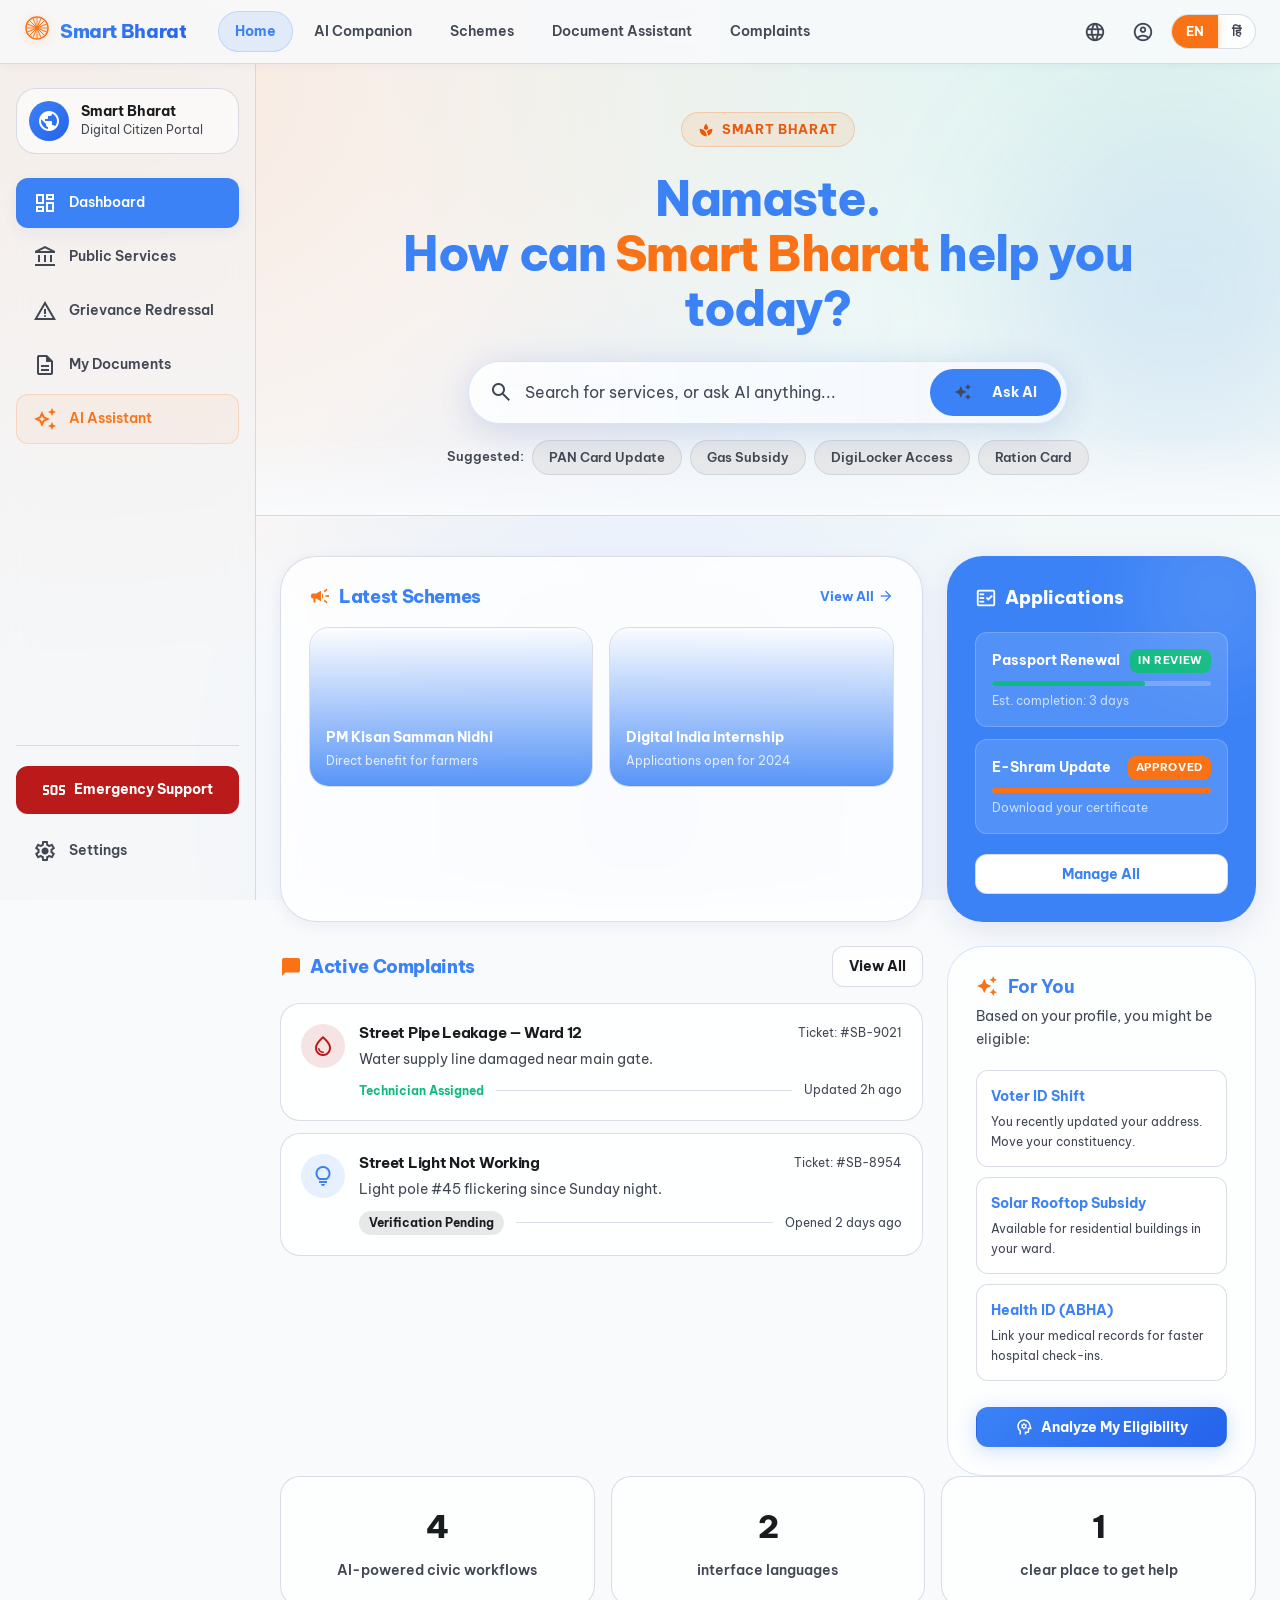
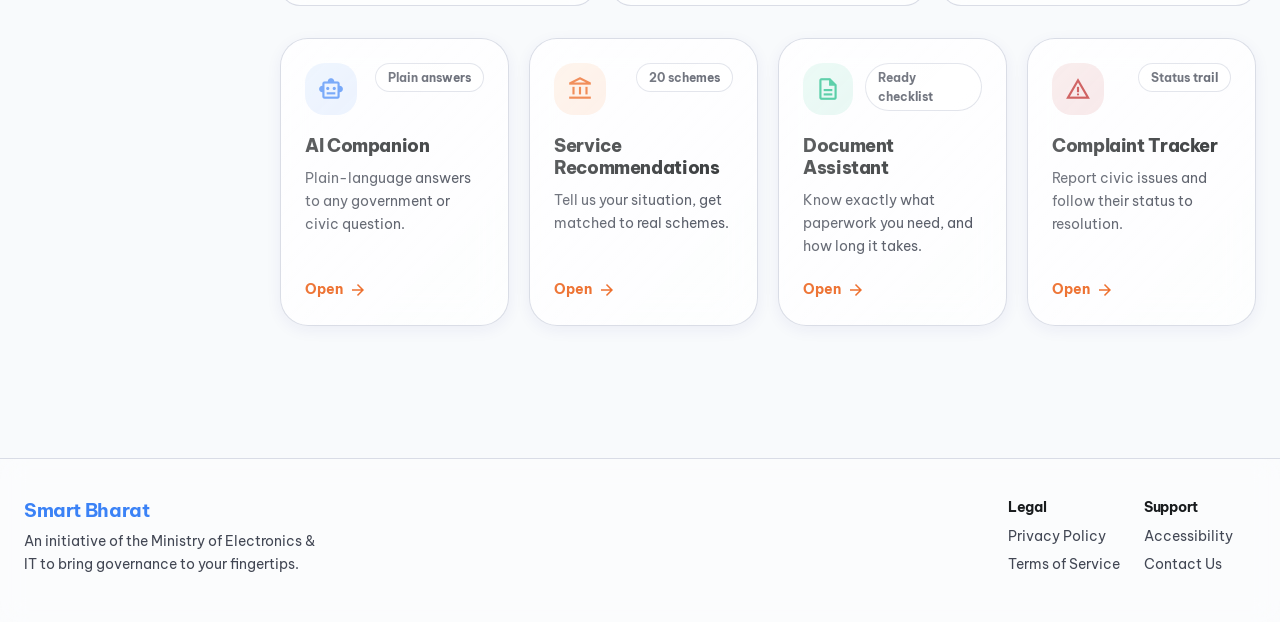
<file: index.html>
<!doctype html>
<html lang="en">
  <head>
    <meta charset="UTF-8" />
    <meta name="viewport" content="width=device-width, initial-scale=1.0" />
    <title>Smart Bharat · AI-Powered Civic Companion</title>
    <meta
      name="description"
      content="Smart Bharat is your AI-powered civic companion — find government schemes, report civic issues, and access public services in plain language, in English or Hindi."
    />
    <meta name="theme-color" content="#6C5CE7" />

    <!-- Open Graph / Social -->
    <meta property="og:type" content="website" />
    <meta
      property="og:title"
      content="Smart Bharat · AI-Powered Civic Companion"
    />
    <meta
      property="og:description"
      content="Find government schemes, report civic issues, and access public services in seconds — in English or Hindi."
    />
    <meta property="og:site_name" content="Smart Bharat" />

    <!-- DNS prefetch for external API domains (performance) -->
    <link rel="dns-prefetch" href="https://generativelanguage.googleapis.com" />
    <link rel="dns-prefetch" href="https://api.groq.com" />

    <!-- Fonts -->
    <link rel="preconnect" href="https://fonts.googleapis.com" />
    <link rel="preconnect" href="https://fonts.gstatic.com" crossorigin />
    <link
      href="https://fonts.googleapis.com/css2?family=Be+Vietnam+Pro:wght@400;500;600;700;800&display=swap"
      rel="stylesheet"
    />
    <!-- Material Symbols -->
    <link
      href="https://fonts.googleapis.com/css2?family=Material+Symbols+Outlined:wght,FILL@100..700,0..1&display=swap"
      rel="stylesheet"
    />

    <link rel="stylesheet" href="./src/styles/main.css" />
  </head>
  <body>
    <!-- Animated Mesh Background -->
    <div class="mesh-background" aria-hidden="true"></div>

    <!-- Top Navigation -->
    <header id="navbar" class="navbar" role="banner"></header>

    <!-- App Layout: Sidebar + Main -->
    <div class="app-layout">
      <aside
        class="sidebar"
        id="sidebar"
        aria-label="Application navigation"
      ></aside>
      <main id="app" aria-label="Main content" tabindex="-1"></main>
    </div>

    <!-- Mobile Bottom Navigation -->
    <nav class="bottom-nav" id="bottomNav" aria-label="Mobile navigation"></nav>

    <!-- Mobile AI FAB -->
    <button class="ai-fab" id="aiFab" aria-label="Open AI Chat">
      <span
        class="material-symbols-outlined"
        style="font-size: 26px; font-variation-settings: &quot;FILL&quot; 1"
        >auto_awesome</span
      >
    </button>

    <!-- Site Footer -->
    <footer class="site-footer">
      <div class="site-footer__inner">
        <div class="site-footer__brand">
          <h3>Smart Bharat</h3>
          <p>
            An initiative of the Ministry of Electronics &amp; IT to bring
            governance to your fingertips.
          </p>
          <p class="site-footer__copyright" id="footerText"></p>
        </div>
        <div class="site-footer__links">
          <div class="site-footer__col">
            <h4>Legal</h4>
            <a href="#">Privacy Policy</a>
            <a href="#">Terms of Service</a>
          </div>
          <div class="site-footer__col">
            <h4>Support</h4>
            <a href="#">Accessibility</a>
            <a href="#">Contact Us</a>
          </div>
        </div>
      </div>
    </footer>

    <script type="module" src="./src/main.js"></script>
    <script type="module">
      import { getTranslations } from "./src/utils/translations.js";
      import { getStoredLanguage } from "./src/utils/storage.js";
      import { DEFAULT_LANGUAGE } from "./src/config/config.js";

      function paintFooter() {
        const t = getTranslations(getStoredLanguage() || DEFAULT_LANGUAGE);
        document.getElementById("footerText").textContent = t.footer.text;
      }
      paintFooter();
      window.addEventListener("storage", paintFooter);
      document
        .getElementById("navbar")
        .addEventListener("click", () => setTimeout(paintFooter, 0));

      // Sticky header scroll effect
      window.addEventListener("scroll", () => {
        const header = document.querySelector("header");
        if (window.scrollY > 8) {
          header.classList.add("scrolled");
        } else {
          header.classList.remove("scrolled");
        }
      });
    </script>
  </body>
</html>
</file>
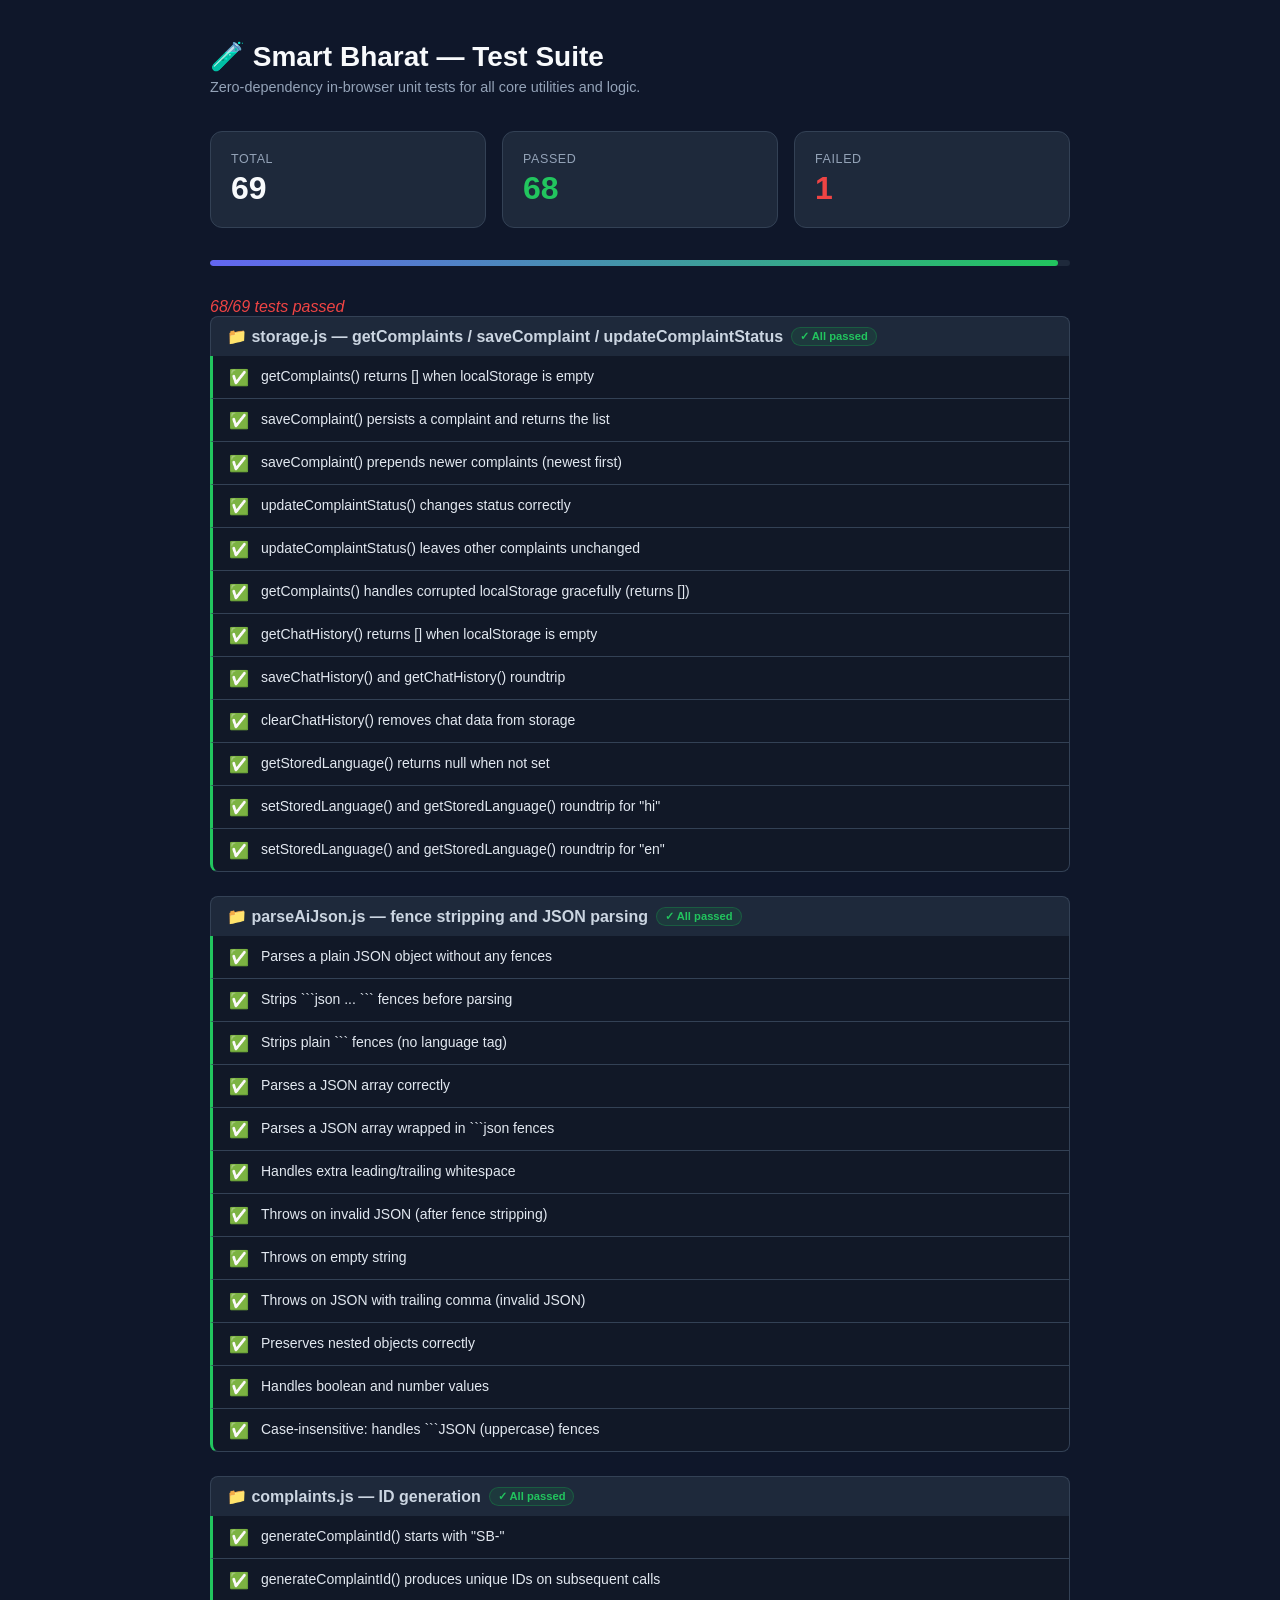
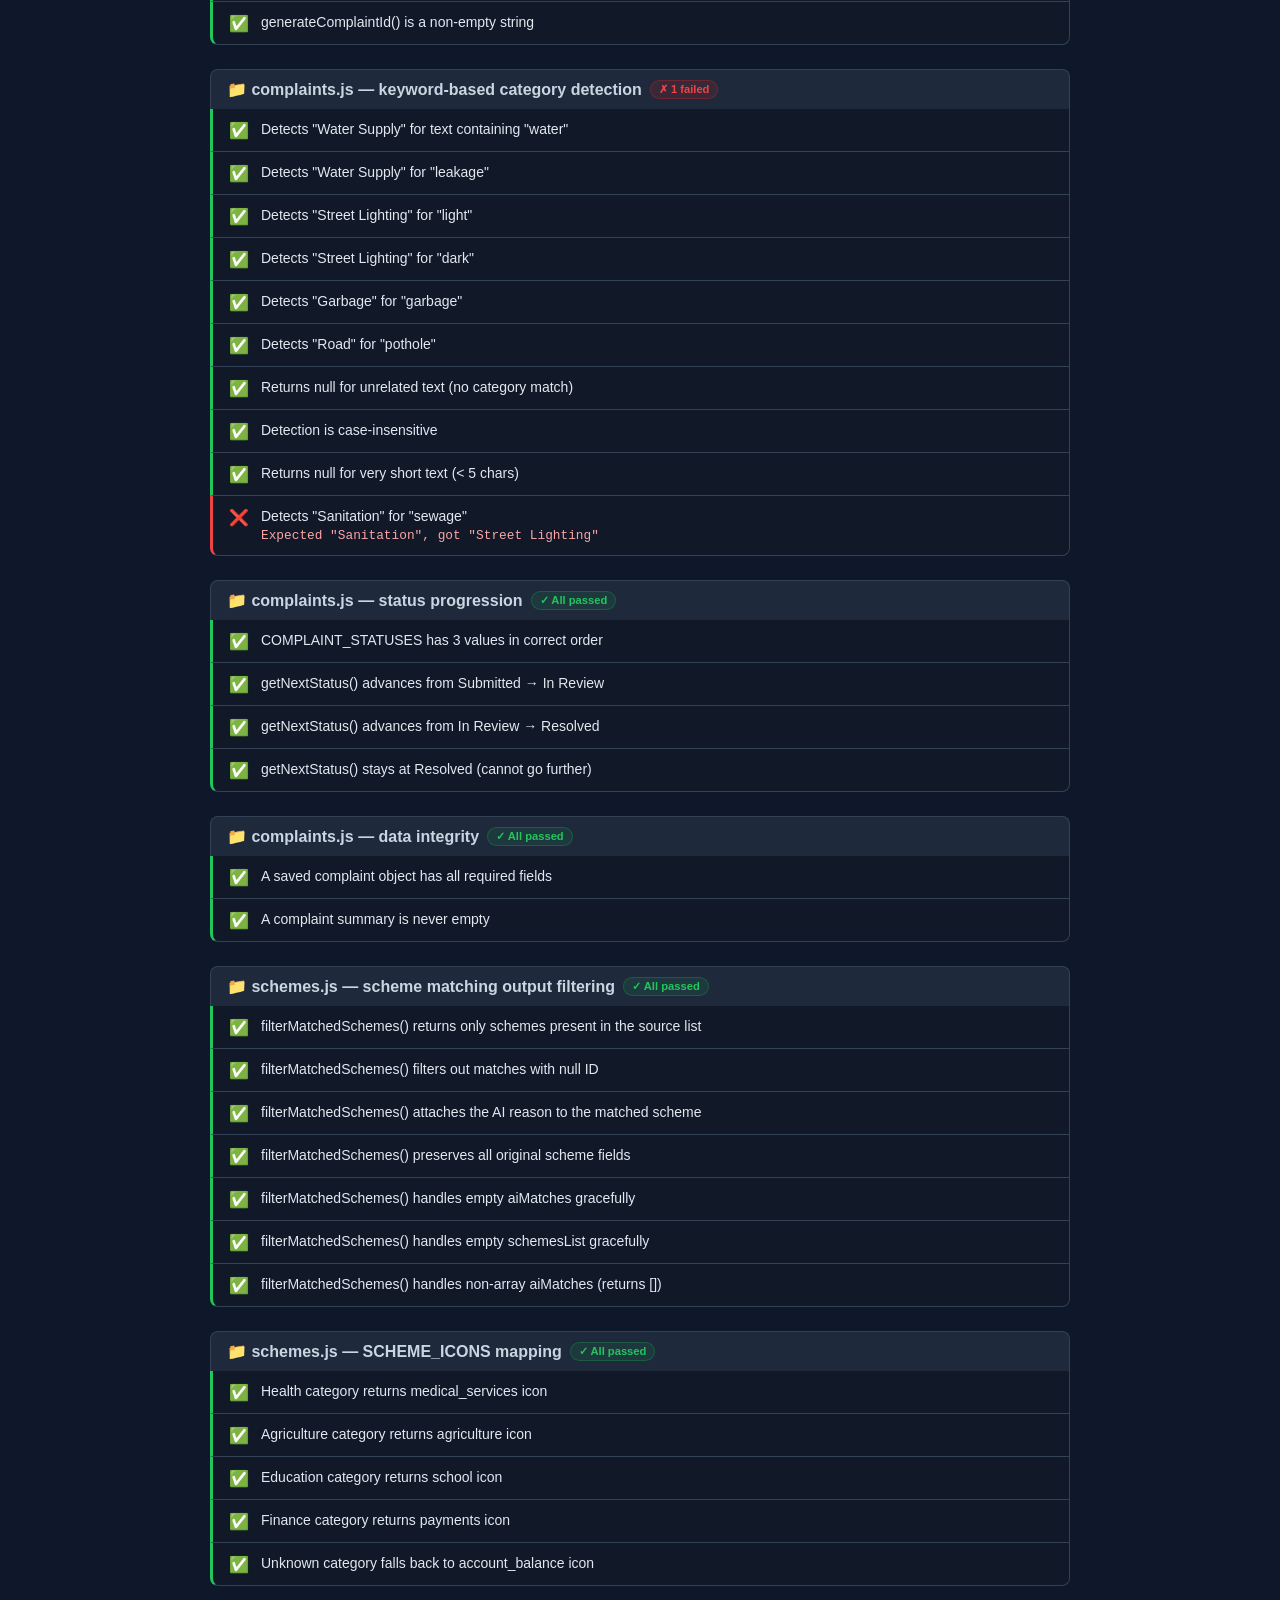
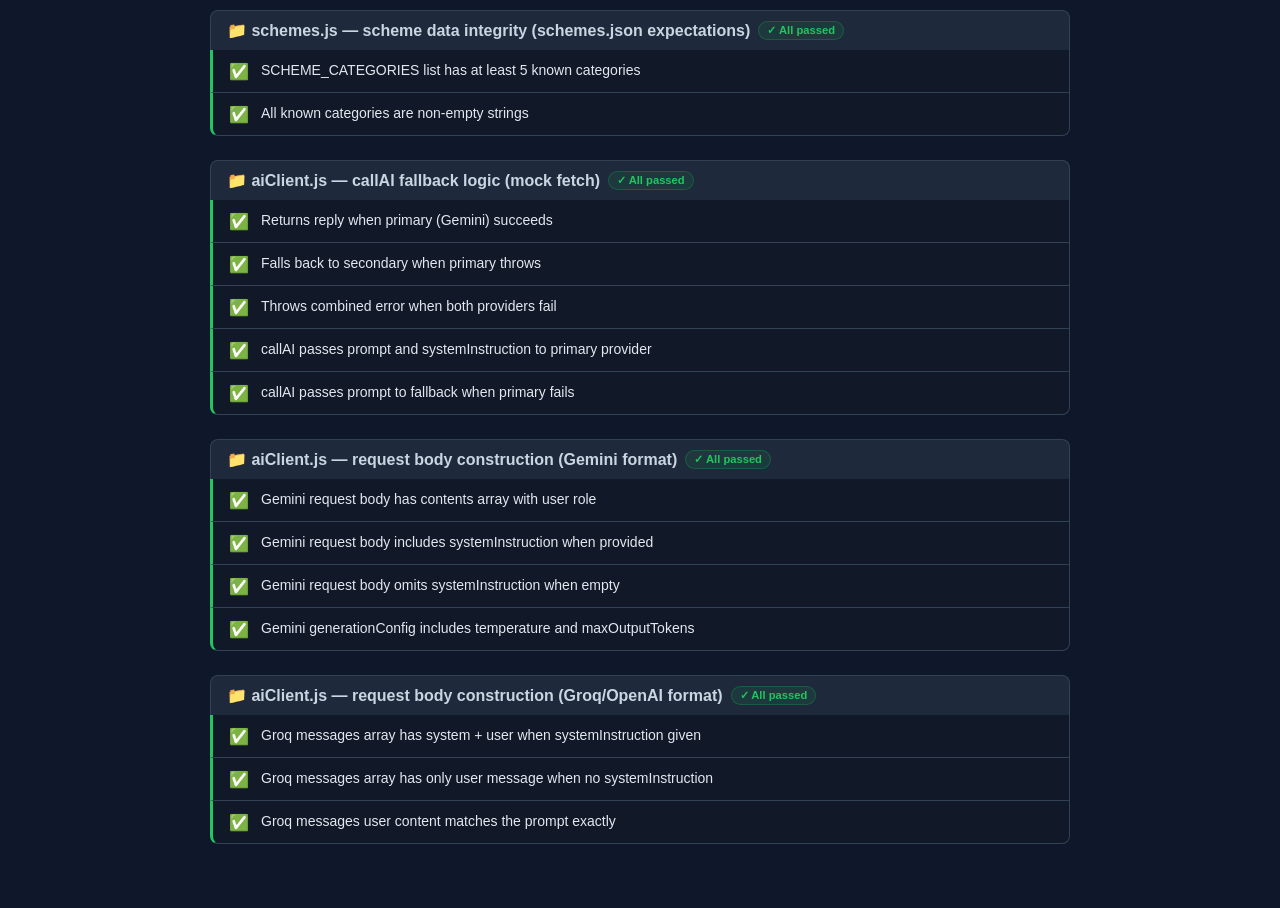
<file: tests/test-runner.html>
<!DOCTYPE html>
<html lang="en">
<head>
  <meta charset="UTF-8" />
  <meta name="viewport" content="width=device-width, initial-scale=1.0" />
  <title>Smart Bharat — Test Suite</title>
  <style>
    *, *::before, *::after { box-sizing: border-box; margin: 0; padding: 0; }
    body {
      font-family: -apple-system, BlinkMacSystemFont, "Segoe UI", sans-serif;
      background: #0f172a;
      color: #e2e8f0;
      min-height: 100vh;
      padding: 40px 24px;
    }
    .container { max-width: 860px; margin: 0 auto; }
    header { margin-bottom: 36px; }
    header h1 { font-size: 1.75rem; font-weight: 800; color: #f8fafc; }
    header p  { color: #94a3b8; margin-top: 6px; font-size: 0.9rem; }
    .summary {
      display: flex; gap: 16px; flex-wrap: wrap;
      margin-bottom: 32px;
    }
    .summary-card {
      flex: 1; min-width: 140px;
      background: #1e293b;
      border-radius: 12px;
      padding: 20px;
      border: 1px solid #334155;
    }
    .summary-card .label { font-size: 0.78rem; color: #94a3b8; text-transform: uppercase; letter-spacing: .05em; }
    .summary-card .value { font-size: 2rem; font-weight: 800; margin-top: 4px; }
    .value.pass  { color: #22c55e; }
    .value.fail  { color: #ef4444; }
    .value.total { color: #f8fafc; }
    .suite { margin-bottom: 24px; }
    .suite-title {
      font-size: 1rem; font-weight: 700;
      color: #cbd5e1;
      padding: 10px 16px;
      background: #1e293b;
      border-radius: 8px 8px 0 0;
      border: 1px solid #334155;
      border-bottom: none;
      display: flex; align-items: center; gap: 8px;
    }
    .suite-title .badge {
      font-size: 0.7rem; font-weight: 700;
      padding: 2px 8px; border-radius: 99px;
    }
    .suite-title .badge.all-pass { background: #16a34a22; color: #22c55e; border: 1px solid #16a34a55; }
    .suite-title .badge.has-fail { background: #dc262622; color: #ef4444; border: 1px solid #dc262655; }
    .test-item {
      display: flex; align-items: flex-start; gap: 12px;
      padding: 12px 16px;
      border: 1px solid #334155;
      border-top: none;
      background: #111827;
      font-size: 0.875rem;
    }
    .test-item:last-child { border-radius: 0 0 8px 8px; }
    .test-item.pass { border-left: 3px solid #22c55e; }
    .test-item.fail { border-left: 3px solid #ef4444; }
    .test-icon { font-size: 1rem; line-height: 1; margin-top: 2px; }
    .test-name { flex: 1; color: #e2e8f0; }
    .test-error { color: #fca5a5; font-size: 0.8rem; margin-top: 4px; font-family: monospace; }
    .running-msg { color: #94a3b8; font-style: italic; margin-top: 16px; }
    .progress-bar-outer {
      height: 6px; background: #1e293b; border-radius: 3px;
      margin-bottom: 32px; overflow: hidden;
    }
    .progress-bar-inner {
      height: 100%; border-radius: 3px;
      background: linear-gradient(90deg, #6366f1, #22c55e);
      transition: width 0.4s ease;
    }
  </style>
</head>
<body>
  <div class="container">
    <header>
      <h1>🧪 Smart Bharat — Test Suite</h1>
      <p>Zero-dependency in-browser unit tests for all core utilities and logic.</p>
    </header>
    <div class="summary">
      <div class="summary-card">
        <div class="label">Total</div>
        <div class="value total" id="countTotal">—</div>
      </div>
      <div class="summary-card">
        <div class="label">Passed</div>
        <div class="value pass" id="countPass">—</div>
      </div>
      <div class="summary-card">
        <div class="label">Failed</div>
        <div class="value fail" id="countFail">—</div>
      </div>
    </div>
    <div class="progress-bar-outer">
      <div class="progress-bar-inner" id="progressBar" style="width:0%"></div>
    </div>
    <p class="running-msg" id="runningMsg">Running tests…</p>
    <div id="results"></div>
  </div>

  <script type="module">
    // ── Minimal test framework ───────────────────────────────────
    const suites   = [];
    let totalPass  = 0;
    let totalFail  = 0;

    function suite(name, fn) {
      suites.push({ name, fn });
    }
    // Exposed globally so test files can use it
    window.suite = suite;

    function assert(condition, label) {
      if (!condition) throw new Error(`Expected truthy, got: ${condition}`);
    }
    function assertEqual(a, b, label) {
      if (a !== b) throw new Error(`Expected ${JSON.stringify(b)}, got ${JSON.stringify(a)}`);
    }
    function assertDeepEqual(a, b) {
      if (JSON.stringify(a) !== JSON.stringify(b))
        throw new Error(`Expected ${JSON.stringify(b)}, got ${JSON.stringify(a)}`);
    }
    function assertThrows(fn) {
      let threw = false;
      try { fn(); } catch { threw = true; }
      if (!threw) throw new Error("Expected function to throw, but it did not");
    }
    window.assert = assert;
    window.assertEqual = assertEqual;
    window.assertDeepEqual = assertDeepEqual;
    window.assertThrows = assertThrows;

    // ── Load all test modules ────────────────────────────────────
    await import('./storage.test.js');
    await import('./parseAiJson.test.js');
    await import('./complaints.test.js');
    await import('./schemes.test.js');
    await import('./aiClient.test.js');

    // ── Run ──────────────────────────────────────────────────────
    const resultsEl    = document.getElementById('results');
    const countTotal   = document.getElementById('countTotal');
    const countPass    = document.getElementById('countPass');
    const countFail    = document.getElementById('countFail');
    const progressBar  = document.getElementById('progressBar');
    const runningMsg   = document.getElementById('runningMsg');

    for (const { name, fn } of suites) {
      const tests = fn();   // fn returns array of {label, fn}
      const suitePass = [];
      const suiteFail = [];

      for (const t of tests) {
        try {
          await t.fn();
          suitePass.push({ label: t.label });
          totalPass++;
        } catch (err) {
          suiteFail.push({ label: t.label, error: err.message });
          totalFail++;
        }
      }

      const allPass  = suiteFail.length === 0;
      const badgeClass = allPass ? 'all-pass' : 'has-fail';
      const badgeText  = allPass ? '✓ All passed' : `✗ ${suiteFail.length} failed`;

      const suiteEl = document.createElement('div');
      suiteEl.className = 'suite';
      suiteEl.innerHTML = `
        <div class="suite-title">
          📁 ${name}
          <span class="badge ${badgeClass}">${badgeText}</span>
        </div>
        ${[...suitePass.map(t => `
          <div class="test-item pass">
            <span class="test-icon">✅</span>
            <span class="test-name">${t.label}</span>
          </div>
        `), ...suiteFail.map(t => `
          <div class="test-item fail">
            <span class="test-icon">❌</span>
            <div>
              <div class="test-name">${t.label}</div>
              <div class="test-error">${t.error}</div>
            </div>
          </div>
        `)].join('')}
      `;
      resultsEl.appendChild(suiteEl);
    }

    const total = totalPass + totalFail;
    countTotal.textContent = total;
    countPass.textContent  = totalPass;
    countFail.textContent  = totalFail;
    progressBar.style.width = total > 0 ? `${(totalPass / total) * 100}%` : '0%';
    runningMsg.textContent = total > 0
      ? `${totalPass}/${total} tests passed`
      : 'No tests found.';
    if (totalFail === 0) runningMsg.style.color = '#22c55e';
    else runningMsg.style.color = '#ef4444';
  </script>
</body>
</html>
</file>
<file: src/styles/main.css>
/* ============================================================
   SMART BHARAT — PREMIUM UI SYSTEM v2
   Implementing all 4 UI design ideas:
   - Heritage mesh-gradient background
   - Glassmorphism cards + sidebar
   - Be Vietnam Pro typography system
   - Tricolor brand (Blue #3b82f6, Saffron #f97316, Green #10b981)
   - Material Symbols icons
   - Bento grid layouts
   - Micro-animations
   ============================================================ */

/* ---------- CSS Custom Properties (Design Tokens) ---------- */
:root {
  /* Brand Colors */
  --primary: #3b82f6;
  --primary-dark: #2563eb;
  --primary-soft: rgba(59, 130, 246, 0.12);
  --primary-glow: rgba(59, 130, 246, 0.25);
  --secondary: #f97316;
  --secondary-dark: #ea580c;
  --secondary-soft: rgba(249, 115, 22, 0.12);
  --secondary-glow: rgba(249, 115, 22, 0.3);
  --tertiary: #10b981;
  --tertiary-dark: #059669;
  --tertiary-soft: rgba(16, 185, 129, 0.12);
  --error: #ba1a1a;
  --error-soft: rgba(186, 26, 26, 0.12);

  /* Surface Colors */
  --surface: #f8fafc;
  --surface-container: #eceef0;
  --surface-container-low: #f2f4f6;
  --surface-container-high: #e6e8ea;
  --surface-container-highest: #e0e3e5;
  --surface-container-lowest: #ffffff;
  --surface-variant: #e0e3e5;
  --surface-dim: #d8dadc;
  --outline: #727785;
  --outline-variant: rgba(194, 198, 214, 0.6);

  /* Text Colors */
  --on-surface: #191c1e;
  --on-surface-variant: #424754;
  --on-primary: #ffffff;
  --on-secondary: #ffffff;
  --on-tertiary: #ffffff;
  --on-error: #ffffff;

  /* Glassmorphism */
  --glass-bg: rgba(255, 255, 255, 0.72);
  --glass-border: rgba(255, 255, 255, 0.6);
  --glass-blur: blur(20px);
  --glass-primary-border: rgba(59, 130, 246, 0.2);

  /* Shadows */
  --shadow-xs: 0 2px 8px rgba(31, 38, 135, 0.04);
  --shadow-sm: 0 4px 16px rgba(31, 38, 135, 0.06);
  --shadow-md: 0 8px 32px rgba(31, 38, 135, 0.1);
  --shadow-lg: 0 16px 48px rgba(31, 38, 135, 0.14);
  --shadow-xl: 0 24px 72px rgba(31, 38, 135, 0.18);

  /* Border Radii */
  --radius-xs: 8px;
  --radius-sm: 12px;
  --radius-md: 20px;
  --radius-lg: 28px;
  --radius-xl: 36px;
  --radius-full: 9999px;

  /* Layout */
  --nav-height: 64px;
  --sidebar-width: 256px;
  --container-max: 1280px;
  --gutter: 24px;
}

/* ---------- Global Reset & Base ---------- */
*, *::before, *::after {
  box-sizing: border-box;
  margin: 0;
  padding: 0;
}

html {
  scroll-behavior: smooth;
  scrollbar-width: thin;
  scrollbar-color: var(--outline-variant) var(--surface);
}

/* Custom Scrollbar for WebKit */
::-webkit-scrollbar {
  width: 8px;
  height: 8px;
}
::-webkit-scrollbar-track {
  background: var(--surface);
}
::-webkit-scrollbar-thumb {
  background: var(--outline-variant);
  border-radius: var(--radius-full);
  border: 2px solid var(--surface);
}
::-webkit-scrollbar-thumb:hover {
  background: var(--outline);
}

body {
  min-height: 100vh;
  font-family: "Be Vietnam Pro", system-ui, sans-serif;
  font-size: 16px;
  line-height: 1.6;
  color: var(--on-surface);
  background-color: var(--surface);
  -webkit-font-smoothing: antialiased;
  overflow-x: hidden;
  /* Minimal custom cursor: Blue circle */
  cursor: url('data:image/svg+xml;utf8,<svg xmlns="http://www.w3.org/2000/svg" width="20" height="20" viewBox="0 0 20 20" fill="%233b82f6" stroke="%23ffffff" stroke-width="1.5"><circle cx="10" cy="10" r="6"/></svg>') 10 10, auto;
}

/* Custom Pointer Cursor for interactive elements: Orange circle */
a, button, [role="button"], label, input, select, textarea {
  cursor: url('data:image/svg+xml;utf8,<svg xmlns="http://www.w3.org/2000/svg" width="20" height="20" viewBox="0 0 20 20" fill="%23f97316" stroke="%23ffffff" stroke-width="1.5"><circle cx="10" cy="10" r="6"/></svg>') 10 10, pointer;
}

h1, h2, h3, h4 {
  font-family: "Be Vietnam Pro", system-ui, sans-serif;
  font-weight: 700;
  line-height: 1.2;
  letter-spacing: -0.02em;
  color: var(--on-surface);
}

p { color: var(--on-surface-variant); }

a {
  color: var(--primary);
  text-decoration: none;
  transition: color 0.2s;
}
a:hover { color: var(--primary-dark); }

button, input, textarea, select { font: inherit; }
button { cursor: pointer; border: none; background: none; }

:focus-visible {
  outline: 2px solid var(--primary);
  outline-offset: 2px;
  border-radius: var(--radius-xs);
}

::selection {
  background: var(--primary-soft);
  color: var(--primary-dark);
}

.material-symbols-outlined {
  font-variation-settings: 'FILL' 0, 'wght' 400, 'GRAD' 0, 'opsz' 24;
  display: inline-block;
  vertical-align: middle;
  line-height: 1;
}

/* ---------- Mesh Background ---------- */
.mesh-background {
  position: fixed;
  inset: 0;
  z-index: -1;
  background-color: var(--surface);
  background-image:
    radial-gradient(at 5% 10%, rgba(249, 115, 22, 0.13) 0px, transparent 50%),
    radial-gradient(at 90% 5%, rgba(16, 185, 129, 0.11) 0px, transparent 50%),
    radial-gradient(at 50% 90%, rgba(59, 130, 246, 0.13) 0px, transparent 50%);
  animation: bgPulse 22s ease-in-out infinite alternate;
}

@keyframes bgPulse {
  0% { transform: scale(1); }
  100% { transform: scale(1.08); }
}

/* ---------- Hero Pattern Dots ---------- */
.hero-pattern {
  background-image:
    radial-gradient(rgba(194, 198, 214, 0.45) 0.5px, transparent 0.5px),
    radial-gradient(rgba(194, 198, 214, 0.45) 0.5px, transparent 0.5px);
  background-size: 20px 20px;
  background-position: 0 0, 10px 10px;
}

/* ---------- Top Navigation Bar ---------- */
.navbar {
  position: sticky;
  top: 0;
  z-index: 100;
  height: var(--nav-height);
  background: rgba(248, 250, 252, 0.85);
  backdrop-filter: blur(24px);
  -webkit-backdrop-filter: blur(24px);
  border-bottom: 1px solid var(--outline-variant);
  box-shadow: var(--shadow-xs);
  transition: box-shadow 0.3s ease;
}

.navbar.scrolled {
  box-shadow: var(--shadow-sm);
}

.navbar__inner {
  display: flex;
  align-items: center;
  justify-content: space-between;
  height: 100%;
  max-width: var(--container-max);
  margin: 0 auto;
  padding: 0 var(--gutter);
  gap: 20px;
}

.navbar__left {
  display: flex;
  align-items: center;
  gap: 32px;
}

.navbar__brand {
  display: flex;
  align-items: center;
  gap: 10px;
  cursor: pointer;
  transition: opacity 0.2s;
  color: var(--on-surface);
  flex-shrink: 0;
}
.navbar__brand:hover { opacity: 0.85; }

.navbar__wheel {
  color: var(--secondary);
  filter: drop-shadow(0 2px 6px var(--secondary-glow));
  transition: transform 0.6s ease;
}
.navbar__brand:hover .navbar__wheel {
  transform: rotate(22.5deg);
}

.navbar__title {
  font-size: 1.2rem;
  font-weight: 800;
  letter-spacing: -0.02em;
  background: linear-gradient(135deg, var(--primary), var(--primary-dark));
  -webkit-background-clip: text;
  -webkit-text-fill-color: transparent;
}

.navbar__links {
  display: none;
  align-items: center;
  gap: 4px;
}
@media (min-width: 768px) {
  .navbar__links { display: flex; }
}

.nav-link {
  position: relative;
  padding: 8px 16px;
  border-radius: var(--radius-full);
  font-size: 0.9rem;
  font-weight: 600;
  color: var(--on-surface-variant);
  transition: all 0.2s ease;
  white-space: nowrap;
  border: 1px solid transparent;
}

.nav-link:hover {
  color: var(--primary);
  background: var(--primary-soft);
}

.nav-link--active {
  color: var(--primary);
  background: var(--primary-soft);
  border-color: rgba(59, 130, 246, 0.2);
  font-weight: 700;
}

.navbar__right {
  display: flex;
  align-items: center;
  gap: 8px;
}

.navbar__search {
  display: none;
  align-items: center;
  gap: 8px;
  padding: 8px 16px;
  background: var(--surface-container-low);
  border: 1px solid var(--outline-variant);
  border-radius: var(--radius-full);
  transition: all 0.2s;
  width: 200px;
}
@media (min-width: 1024px) {
  .navbar__search { display: flex; }
}
.navbar__search:focus-within {
  border-color: var(--primary);
  box-shadow: 0 0 0 3px var(--primary-soft);
}
.navbar__search input {
  flex: 1;
  border: none;
  background: transparent;
  font-size: 0.9rem;
  color: var(--on-surface);
  outline: none;
  width: 100%;
}
.navbar__search input::placeholder { color: var(--on-surface-variant); }

.navbar__icon-btn {
  display: flex;
  align-items: center;
  justify-content: center;
  width: 40px;
  height: 40px;
  border-radius: var(--radius-full);
  color: var(--on-surface-variant);
  transition: all 0.2s;
}
.navbar__icon-btn:hover {
  background: var(--surface-container-high);
  color: var(--primary);
}

.lang-toggle {
  display: flex;
  overflow: hidden;
  border: 1px solid var(--outline-variant);
  border-radius: var(--radius-full);
  background: rgba(255, 255, 255, 0.8);
}
.lang-toggle__btn {
  padding: 6px 14px;
  font-size: 0.82rem;
  font-weight: 700;
  color: var(--on-surface-variant);
  transition: all 0.2s;
}
.lang-toggle__btn--active {
  background: var(--secondary);
  color: var(--on-secondary);
  box-shadow: 0 2px 8px var(--secondary-glow);
}

/* ---------- App Layout (Sidebar + Main) ---------- */
.app-layout {
  display: flex;
  max-width: var(--container-max);
  margin: 0 auto;
}

/* ---------- Sidebar ---------- */
.sidebar {
  display: none;
  flex-direction: column;
  width: var(--sidebar-width);
  flex-shrink: 0;
  position: sticky;
  top: var(--nav-height);
  height: calc(100vh - var(--nav-height));
  background: rgba(242, 244, 246, 0.5);
  backdrop-filter: blur(16px);
  border-right: 1px solid var(--outline-variant);
  padding: 24px 16px;
  overflow-y: auto;
  overflow-x: hidden;
}

@media (min-width: 768px) {
  .sidebar { display: flex; }
}

.sidebar__user {
  display: flex;
  align-items: center;
  gap: 12px;
  padding: 12px;
  border-radius: var(--radius-md);
  background: rgba(255, 255, 255, 0.6);
  border: 1px solid var(--outline-variant);
  margin-bottom: 24px;
}

.sidebar__avatar {
  width: 40px;
  height: 40px;
  border-radius: var(--radius-full);
  background: linear-gradient(135deg, var(--primary), var(--primary-dark));
  color: var(--on-primary);
  display: flex;
  align-items: center;
  justify-content: center;
  flex-shrink: 0;
}

.sidebar__user-name {
  font-size: 0.9rem;
  font-weight: 700;
  color: var(--on-surface);
  line-height: 1.2;
}

.sidebar__user-id {
  font-size: 0.75rem;
  color: var(--on-surface-variant);
}

.sidebar__nav {
  display: flex;
  flex-direction: column;
  gap: 4px;
  flex: 1;
}

.sidebar__link {
  display: flex;
  align-items: center;
  gap: 12px;
  padding: 12px 16px;
  border-radius: var(--radius-sm);
  font-size: 0.9rem;
  font-weight: 600;
  color: var(--on-surface-variant);
  transition: all 0.2s ease;
  cursor: pointer;
  border: 1px solid transparent;
  text-decoration: none;
}

.sidebar__link:hover {
  background: rgba(255, 255, 255, 0.7);
  color: var(--on-surface);
  border-color: var(--outline-variant);
}

.sidebar__link--active {
  background: var(--primary);
  color: var(--on-primary);
  border-color: transparent;
  box-shadow: var(--shadow-sm);
}

.sidebar__link--active:hover {
  background: var(--primary-dark);
  color: var(--on-primary);
}

.sidebar__link--ai {
  color: var(--secondary);
  border-color: rgba(249, 115, 22, 0.2);
  background: rgba(249, 115, 22, 0.05);
}
.sidebar__link--ai:hover {
  background: rgba(249, 115, 22, 0.1);
  color: var(--secondary-dark);
}

.sidebar__footer {
  padding-top: 20px;
  border-top: 1px solid var(--outline-variant);
  margin-top: 8px;
  display: flex;
  flex-direction: column;
  gap: 4px;
}

.sidebar__emergency {
  display: flex;
  align-items: center;
  justify-content: center;
  gap: 8px;
  width: 100%;
  padding: 12px;
  background: var(--error);
  color: var(--on-error);
  border-radius: var(--radius-sm);
  font-weight: 700;
  font-size: 0.9rem;
  transition: all 0.2s;
  margin-bottom: 8px;
}
.sidebar__emergency:hover {
  opacity: 0.92;
  transform: translateY(-1px);
}
.sidebar__emergency:active { transform: translateY(0); }

/* ---------- Main Content ---------- */
#app {
  flex: 1;
  min-width: 0;
  padding: 40px var(--gutter) 100px;
  animation: fadeIn 0.35s ease-out;
}

@keyframes fadeIn {
  from { opacity: 0; transform: translateY(8px); }
  to { opacity: 1; transform: translateY(0); }
}

/* ---------- Mobile Bottom Nav ---------- */
.bottom-nav {
  display: flex;
  position: fixed;
  bottom: 0;
  left: 0;
  right: 0;
  z-index: 50;
  justify-content: space-around;
  align-items: center;
  padding: 10px 16px 18px;
  background: rgba(248, 250, 252, 0.92);
  backdrop-filter: blur(20px);
  -webkit-backdrop-filter: blur(20px);
  border-top: 1px solid var(--outline-variant);
  box-shadow: 0 -4px 20px rgba(0, 0, 0, 0.06);
}

@media (min-width: 768px) {
  .bottom-nav { display: none; }
}

.bottom-nav__item {
  display: flex;
  flex-direction: column;
  align-items: center;
  gap: 3px;
  padding: 6px 12px;
  border-radius: var(--radius-full);
  font-size: 0.7rem;
  font-weight: 600;
  color: var(--on-surface-variant);
  transition: all 0.2s;
  cursor: pointer;
}

.bottom-nav__item:hover { color: var(--primary); }

.bottom-nav__item--active {
  background: var(--primary-soft);
  color: var(--primary);
}

/* ---------- AI FAB (Mobile) ---------- */
.ai-fab {
  position: fixed;
  bottom: 88px;
  right: 20px;
  z-index: 60;
  width: 56px;
  height: 56px;
  border-radius: var(--radius-full);
  background: linear-gradient(135deg, var(--secondary), var(--primary));
  color: #fff;
  display: flex;
  align-items: center;
  justify-content: center;
  box-shadow: var(--shadow-lg);
  transition: all 0.3s cubic-bezier(0.34, 1.56, 0.64, 1);
}
@media (min-width: 768px) { .ai-fab { display: none; } }
.ai-fab:hover {
  transform: scale(1.1) rotate(12deg);
  box-shadow: var(--shadow-xl);
}
.ai-fab:active { transform: scale(0.96); }

/* ---------- Glassmorphism Utility ---------- */
.glass {
  background: var(--glass-bg);
  backdrop-filter: var(--glass-blur);
  -webkit-backdrop-filter: var(--glass-blur);
  border: 1px solid var(--glass-border);
}

.glass-ai {
  background: rgba(255, 255, 255, 0.72);
  backdrop-filter: blur(16px);
  -webkit-backdrop-filter: blur(16px);
  border: 1px solid var(--glass-primary-border);
}

.glass-ai::before {
  content: '';
  position: absolute;
  inset: 0;
  background: linear-gradient(90deg, transparent, rgba(59, 130, 246, 0.04), transparent);
  background-size: 200% 100%;
  animation: aiShimmer 4s linear infinite;
  pointer-events: none;
  border-radius: inherit;
}

@keyframes aiShimmer {
  0% { background-position: -200% 0; }
  100% { background-position: 200% 0; }
}

/* ---------- View Header ---------- */
.view-header {
  margin-top: 56px;
  margin-bottom: 32px;
}

.view-header h1 {
  font-size: clamp(1.75rem, 4vw, 2.5rem);
  color: var(--primary);
  margin-bottom: 8px;
}

.view-header p {
  font-size: 1.05rem;
  color: var(--on-surface-variant);
  max-width: 640px;
}

/* ---------- Site Footer ---------- */
.site-footer {
  border-top: 1px solid var(--outline-variant);
  padding: 40px var(--gutter);
  background: rgba(255, 255, 255, 0.4);
  backdrop-filter: blur(12px);
  margin-top: 32px;
}

.site-footer__inner {
  max-width: var(--container-max);
  margin: 0 auto;
  display: flex;
  flex-direction: column;
  gap: 24px;
}

@media (min-width: 768px) {
  .site-footer__inner {
    flex-direction: row;
    justify-content: space-between;
    align-items: flex-start;
  }
}

.site-footer__brand h3 {
  font-size: 1.2rem;
  color: var(--primary);
  margin-bottom: 8px;
}

.site-footer__brand p {
  font-size: 0.9rem;
  max-width: 300px;
}

.site-footer__links {
  display: grid;
  grid-template-columns: repeat(2, 1fr);
  gap: 24px;
}

.site-footer__col h4 {
  font-size: 0.85rem;
  color: var(--on-surface);
  margin-bottom: 10px;
  font-weight: 700;
}

.site-footer__col a {
  display: block;
  font-size: 0.875rem;
  color: var(--on-surface-variant);
  margin-bottom: 6px;
  transition: color 0.2s;
}
.site-footer__col a:hover { color: var(--primary); }

.site-footer__copyright {
  font-size: 0.8rem;
  color: var(--on-surface-variant);
  opacity: 0.7;
  margin-top: 4px;
}

/* ---------- Buttons ---------- */
.btn {
  display: inline-flex;
  align-items: center;
  justify-content: center;
  gap: 8px;
  min-height: 48px;
  padding: 12px 24px;
  border-radius: var(--radius-sm);
  font-size: 0.95rem;
  font-weight: 700;
  transition: all 0.2s cubic-bezier(0.4, 0, 0.2, 1);
  cursor: pointer;
  border: 1px solid transparent;
  text-decoration: none;
  white-space: nowrap;
}

.btn:hover { transform: translateY(-2px); }
.btn:active { transform: translateY(0) scale(0.98); }
.btn:disabled {
  opacity: 0.6;
  cursor: not-allowed;
  transform: none !important;
}

.btn--primary {
  background: linear-gradient(135deg, var(--primary), var(--primary-dark));
  color: var(--on-primary);
  box-shadow: 0 4px 20px var(--primary-glow);
}
.btn--primary:hover {
  box-shadow: 0 8px 28px var(--primary-glow);
}

.btn--secondary {
  background: linear-gradient(135deg, var(--secondary), var(--secondary-dark));
  color: var(--on-secondary);
  box-shadow: 0 4px 20px var(--secondary-glow);
}

.btn--ghost {
  background: rgba(255, 255, 255, 0.8);
  border-color: var(--outline-variant);
  color: var(--on-surface);
  backdrop-filter: blur(8px);
}
.btn--ghost:hover {
  border-color: var(--primary);
  color: var(--primary);
  background: var(--primary-soft);
}

.btn--small {
  min-height: 38px;
  padding: 8px 16px;
  font-size: 0.875rem;
}

.btn--icon {
  min-height: 40px;
  width: 40px;
  padding: 0;
  border-radius: var(--radius-full);
}

.btn--listening {
  background: var(--error-soft) !important;
  border-color: var(--error) !important;
  color: var(--error) !important;
  animation: pulse 1s infinite;
}

@keyframes pulse {
  0%, 100% { opacity: 1; }
  50% { opacity: 0.7; }
}

/* ---------- Hero Section (Dashboard) ---------- */
.hero {
  position: relative;
  overflow: hidden;
  padding: 48px var(--gutter) 40px;
  margin: -40px calc(-1 * var(--gutter)) 40px;
  border-bottom: 1px solid var(--outline-variant);
}

.hero__inner {
  max-width: 800px;
  margin: 0 auto;
  text-align: center;
  position: relative;
  z-index: 2;
}

.hero__eyebrow {
  display: inline-flex;
  align-items: center;
  gap: 8px;
  padding: 6px 16px;
  background: rgba(249, 115, 22, 0.1);
  border: 1px solid rgba(249, 115, 22, 0.25);
  border-radius: var(--radius-full);
  color: var(--secondary-dark);
  font-size: 0.82rem;
  font-weight: 700;
  letter-spacing: 0.05em;
  text-transform: uppercase;
  margin-bottom: 24px;
}

.hero__title {
  font-size: clamp(2rem, 5vw, 3rem);
  font-weight: 800;
  color: var(--primary);
  margin-bottom: 24px;
  letter-spacing: -0.03em;
  line-height: 1.15;
}

.hero__title span { color: var(--secondary); }

/* Hero Search Bar */
.hero__search-wrapper {
  position: relative;
  max-width: 600px;
  margin: 0 auto;
}

.hero__search-glow {
  position: absolute;
  inset: 0;
  background: var(--primary-soft);
  border-radius: var(--radius-full);
  filter: blur(20px);
  opacity: 0.5;
  transition: opacity 0.3s;
  pointer-events: none;
}

.hero__search-wrapper:focus-within .hero__search-glow {
  opacity: 1;
}

.hero__search-bar {
  position: relative;
  display: flex;
  align-items: center;
  background: rgba(255, 255, 255, 0.85);
  backdrop-filter: blur(16px);
  border: 1px solid rgba(59, 130, 246, 0.2);
  border-radius: var(--radius-full);
  padding: 6px 6px 6px 20px;
  box-shadow: var(--shadow-md);
  transition: all 0.3s;
}

.hero__search-wrapper:focus-within .hero__search-bar {
  transform: scale(1.02);
  box-shadow: var(--shadow-lg);
  border-color: var(--primary);
}

.hero__search-bar .material-symbols-outlined {
  color: var(--on-surface-variant);
  margin-right: 12px;
  flex-shrink: 0;
}

.hero__search-bar input {
  flex: 1;
  border: none;
  background: transparent;
  color: var(--on-surface);
  font-size: 1rem;
  padding: 12px 0;
  outline: none;
}
.hero__search-bar input::placeholder { color: var(--on-surface-variant); }

.hero__search-btn {
  display: flex;
  align-items: center;
  gap: 8px;
  padding: 12px 24px;
  background: var(--primary);
  color: var(--on-primary);
  border-radius: var(--radius-full);
  font-weight: 700;
  font-size: 0.9rem;
  transition: all 0.2s;
  border: none;
  cursor: pointer;
  flex-shrink: 0;
}
.hero__search-btn:hover {
  background: var(--primary-dark);
}

.hero__suggestions {
  display: flex;
  flex-wrap: wrap;
  justify-content: center;
  gap: 8px;
  margin-top: 16px;
}

.hero__suggestion {
  padding: 6px 16px;
  background: var(--surface-container-high);
  border: 1px solid var(--outline-variant);
  border-radius: var(--radius-full);
  font-size: 0.82rem;
  font-weight: 600;
  color: var(--on-surface-variant);
  cursor: pointer;
  transition: all 0.2s;
}

.hero__suggestion:hover {
  background: var(--primary-soft);
  color: var(--primary);
  border-color: rgba(59, 130, 246, 0.3);
}

/* Hero decorative blobs */
.hero__blob-right {
  position: absolute;
  top: 50%;
  right: -60px;
  transform: translateY(-50%);
  width: 320px;
  height: 320px;
  background: var(--primary-soft);
  border-radius: var(--radius-full);
  filter: blur(80px);
  pointer-events: none;
}

.hero__blob-bottom {
  position: absolute;
  bottom: 0;
  left: 0;
  right: 0;
  height: 80px;
  background: linear-gradient(to top, var(--surface), transparent);
  pointer-events: none;
}

/* ---------- Bento Grid ---------- */
.bento-grid {
  display: grid;
  grid-template-columns: 1fr;
  gap: 24px;
}

@media (min-width: 768px) {
  .bento-grid { grid-template-columns: repeat(12, 1fr); }
}

.bento-grid--complaints {
  display: grid;
  grid-template-columns: 1fr;
  gap: 24px;
}
@media (min-width: 1024px) {
  .bento-grid--complaints {
    grid-template-columns: repeat(12, 1fr);
  }
}

.col-span-8 { grid-column: span 8; }
.col-span-7 { grid-column: span 7; }
.col-span-5 { grid-column: span 5; }
.col-span-4 { grid-column: span 4; }
.col-span-full { grid-column: 1 / -1; }

@media (max-width: 767px) {
  .col-span-8, .col-span-7, .col-span-5, .col-span-4, .col-span-full {
    grid-column: span 1;
  }
}

/* ---------- Dashboard Feature Cards ---------- */
.feature-grid {
  display: grid;
  grid-template-columns: repeat(2, 1fr);
  gap: 20px;
  margin-top: 32px;
}

@media (min-width: 1024px) {
  .feature-grid { grid-template-columns: repeat(4, 1fr); }
}

@media (max-width: 640px) {
  .feature-grid { grid-template-columns: 1fr; }
}

.feature-card {
  display: flex;
  flex-direction: column;
  min-height: 260px;
  padding: 24px;
  background: var(--glass-bg);
  backdrop-filter: var(--glass-blur);
  -webkit-backdrop-filter: var(--glass-blur);
  border: 1px solid var(--outline-variant);
  border-radius: var(--radius-lg);
  cursor: pointer;
  transition: all 0.3s cubic-bezier(0.2, 0.8, 0.2, 1);
  position: relative;
  overflow: hidden;
  box-shadow: var(--shadow-sm);
}

.feature-card::before {
  content: '';
  position: absolute;
  inset: 0;
  background: linear-gradient(135deg, rgba(255,255,255,0.4) 0%, rgba(255,255,255,0) 100%);
  pointer-events: none;
}

.feature-card:hover {
  transform: translateY(-6px);
  box-shadow: var(--shadow-lg);
  border-color: var(--primary-glow);
}

.feature-card__top {
  display: flex;
  align-items: flex-start;
  justify-content: space-between;
  gap: 12px;
  margin-bottom: 20px;
}

.feature-card__icon {
  display: grid;
  place-items: center;
  width: 52px;
  height: 52px;
  border-radius: var(--radius-md);
  background: var(--tertiary-soft);
  color: var(--tertiary);
  font-size: 26px;
  transition: transform 0.3s;
}

.feature-card:hover .feature-card__icon {
  transform: scale(1.1) rotate(6deg);
}

.feature-card:nth-child(1) .feature-card__icon { background: var(--primary-soft); color: var(--primary); }
.feature-card:nth-child(2) .feature-card__icon { background: var(--secondary-soft); color: var(--secondary-dark); }
.feature-card:nth-child(3) .feature-card__icon { background: var(--tertiary-soft); color: var(--tertiary); }
.feature-card:nth-child(4) .feature-card__icon { background: var(--error-soft); color: var(--error); }

.feature-card__metric {
  padding: 4px 12px;
  border: 1px solid var(--outline-variant);
  border-radius: var(--radius-full);
  background: rgba(255,255,255,0.8);
  font-size: 0.75rem;
  font-weight: 700;
  color: var(--on-surface-variant);
}

.feature-card__title {
  font-size: 1.15rem;
  font-weight: 800;
  color: var(--on-surface);
  margin-bottom: 10px;
}

.feature-card__desc {
  font-size: 0.9rem;
  color: var(--on-surface-variant);
  flex: 1;
}

.feature-card__cta {
  display: flex;
  align-items: center;
  gap: 6px;
  margin-top: 20px;
  font-size: 0.875rem;
  font-weight: 700;
  color: var(--secondary-dark);
  transition: gap 0.2s;
}
.feature-card:hover .feature-card__cta { gap: 10px; }

/* ---------- Dashboard Stats/Schemes Cards ---------- */
.dash-schemes-card {
  background: rgba(255, 255, 255, 0.8);
  backdrop-filter: blur(16px);
  border: 1px solid var(--outline-variant);
  border-radius: var(--radius-xl);
  padding: 28px;
  box-shadow: var(--shadow-sm);
  transition: box-shadow 0.3s;
}
.dash-schemes-card:hover { box-shadow: var(--shadow-md); }

.dash-schemes-card__header {
  display: flex;
  align-items: center;
  justify-content: space-between;
  margin-bottom: 20px;
}

.dash-schemes-card__title {
  display: flex;
  align-items: center;
  gap: 8px;
  font-size: 1.1rem;
  font-weight: 800;
  color: var(--primary);
}

.dash-schemes-card__viewall {
  display: flex;
  align-items: center;
  gap: 4px;
  font-size: 0.82rem;
  font-weight: 700;
  color: var(--primary);
}

.dash-schemes-grid {
  display: grid;
  grid-template-columns: repeat(2, 1fr);
  gap: 16px;
}

@media (max-width: 640px) {
  .dash-schemes-grid { grid-template-columns: 1fr; }
}

.dash-scheme-img-card {
  position: relative;
  overflow: hidden;
  border-radius: var(--radius-md);
  border: 1px solid var(--outline-variant);
  aspect-ratio: 16/9;
  cursor: pointer;
}

.dash-scheme-img-card__bg {
  position: absolute;
  inset: 0;
  background-size: cover;
  background-position: center;
  transition: transform 0.5s ease;
}
.dash-scheme-img-card:hover .dash-scheme-img-card__bg {
  transform: scale(1.06);
}

.dash-scheme-img-card__overlay {
  position: absolute;
  inset: 0;
  background: linear-gradient(to top, rgba(59, 130, 246, 0.85), transparent);
}

.dash-scheme-img-card__info {
  position: absolute;
  bottom: 0;
  left: 0;
  right: 0;
  padding: 16px;
}
.dash-scheme-img-card__info p:first-child {
  color: #fff;
  font-weight: 700;
  font-size: 0.9rem;
  margin-bottom: 2px;
}
.dash-scheme-img-card__info p:last-child {
  color: rgba(255,255,255,0.8);
  font-size: 0.75rem;
}

/* Applications Status Card */
.dash-applications-card {
  background: var(--primary);
  color: var(--on-primary);
  border-radius: var(--radius-xl);
  padding: 28px;
  position: relative;
  overflow: hidden;
  box-shadow: var(--shadow-md);
}

.dash-applications-card::before {
  content: '';
  position: absolute;
  top: -40px;
  right: -40px;
  width: 160px;
  height: 160px;
  background: rgba(255,255,255,0.1);
  border-radius: var(--radius-full);
  filter: blur(40px);
  pointer-events: none;
}

.dash-applications-card__title {
  display: flex;
  align-items: center;
  gap: 8px;
  font-size: 1.1rem;
  font-weight: 800;
  color: var(--on-primary);
  margin-bottom: 20px;
}

.app-status-item {
  background: rgba(255,255,255,0.12);
  border: 1px solid rgba(255,255,255,0.2);
  border-radius: var(--radius-sm);
  padding: 16px;
  margin-bottom: 12px;
  cursor: pointer;
  transition: all 0.2s;
}

.app-status-item:hover {
  background: rgba(255,255,255,0.2);
  border-color: rgba(255,255,255,0.4);
  transform: translateY(-2px);
}

.app-status-item__header {
  display: flex;
  justify-content: space-between;
  align-items: flex-start;
  margin-bottom: 8px;
}

.app-status-item__name {
  font-weight: 700;
  color: var(--on-primary);
  font-size: 0.9rem;
}

.app-status-badge {
  padding: 3px 8px;
  border-radius: var(--radius-xs);
  font-size: 0.68rem;
  font-weight: 700;
  text-transform: uppercase;
  letter-spacing: 0.06em;
}
.app-status-badge--review { background: var(--tertiary); color: var(--on-tertiary); }
.app-status-badge--approved { background: var(--secondary); color: var(--on-secondary); }

.app-status-item__progress {
  width: 100%;
  height: 5px;
  background: rgba(255,255,255,0.2);
  border-radius: var(--radius-full);
  overflow: hidden;
  margin-bottom: 6px;
}
.app-status-item__progress-fill {
  height: 100%;
  border-radius: var(--radius-full);
}
.app-status-item__progress-fill--review { background: var(--tertiary); }
.app-status-item__progress-fill--approved { background: var(--secondary); }

.app-status-item__note {
  font-size: 0.72rem;
  color: rgba(255,255,255,0.7);
}

.dash-applications-card .btn {
  width: 100%;
  margin-top: 16px;
  background: rgba(255,255,255,1);
  color: var(--primary);
}
.dash-applications-card .btn:hover { background: rgba(255,255,255,0.92); }

/* ---------- AI Recommendations Panel ---------- */
.ai-recommendations {
  position: relative;
  overflow: hidden;
  background: rgba(255, 255, 255, 0.72);
  backdrop-filter: blur(16px);
  border: 1px solid var(--glass-primary-border);
  border-radius: var(--radius-xl);
  padding: 28px;
}

.ai-recommendations__header {
  display: flex;
  align-items: center;
  gap: 10px;
  margin-bottom: 8px;
}

.ai-recommendations__header h3 {
  color: var(--primary);
  font-size: 1.1rem;
}

.ai-recommendations__subtitle {
  font-size: 0.875rem;
  color: var(--on-surface-variant);
  margin-bottom: 20px;
}

.ai-rec-item {
  padding: 14px;
  background: rgba(255,255,255,0.6);
  border: 1px solid var(--outline-variant);
  border-radius: var(--radius-sm);
  margin-bottom: 10px;
  cursor: pointer;
  transition: all 0.2s;
}
.ai-rec-item:hover {
  border-color: var(--primary);
  background: var(--primary-soft);
}
.ai-rec-item__title {
  font-weight: 700;
  color: var(--primary);
  font-size: 0.9rem;
  margin-bottom: 4px;
}
.ai-rec-item__desc {
  font-size: 0.78rem;
  color: var(--on-surface-variant);
}

/* Impact Band */
.impact-band {
  display: grid;
  grid-template-columns: repeat(3, 1fr);
  gap: 16px;
  margin-bottom: 32px;
}

@media (max-width: 640px) {
  .impact-band { grid-template-columns: 1fr; }
}

.impact-band__item {
  background: rgba(255,255,255,0.7);
  backdrop-filter: blur(12px);
  border: 1px solid var(--outline-variant);
  border-radius: var(--radius-md);
  padding: 24px;
  text-align: center;
  transition: all 0.2s;
}

.impact-band__item:hover {
  transform: translateY(-3px);
  box-shadow: var(--shadow-md);
  border-color: rgba(255,255,255,0.9);
}

.impact-band__value {
  font-size: 2rem;
  font-weight: 800;
  display: block;
  color: var(--on-surface);
  letter-spacing: -0.03em;
}

.impact-band__label {
  display: block;
  margin-top: 6px;
  font-size: 0.875rem;
  color: var(--on-surface-variant);
  font-weight: 600;
}

/* ---------- Panel (Generic Card) ---------- */
.panel {
  background: rgba(255, 255, 255, 0.8);
  backdrop-filter: blur(16px);
  -webkit-backdrop-filter: blur(16px);
  border: 1px solid var(--outline-variant);
  border-radius: var(--radius-lg);
  padding: clamp(20px, 3vw, 32px);
  box-shadow: var(--shadow-sm);
  margin-bottom: 20px;
}

.panel__title {
  display: flex;
  align-items: center;
  gap: 8px;
  font-size: 1.05rem;
  font-weight: 800;
  color: var(--on-surface);
  margin-bottom: 20px;
}

/* ---------- Form Elements ---------- */
.field-label {
  display: block;
  font-size: 0.875rem;
  font-weight: 700;
  color: var(--on-surface-variant);
  margin-bottom: 8px;
}

.field-row {
  display: grid;
  grid-template-columns: repeat(auto-fit, minmax(200px, 1fr));
  gap: 16px;
  margin-bottom: 16px;
}

.text-input {
  width: 100%;
  padding: 14px 16px;
  background: var(--surface-container-low);
  border: 1px solid var(--outline-variant);
  border-radius: var(--radius-sm);
  color: var(--on-surface);
  font-size: 0.95rem;
  transition: all 0.2s;
  outline: none;
  margin-bottom: 16px;
}

.text-input:focus {
  border-color: var(--primary);
  background: #fff;
  box-shadow: 0 0 0 3px var(--primary-soft);
}

.text-area {
  min-height: 120px;
  resize: vertical;
}

select.text-input {
  cursor: pointer;
  appearance: none;
  background-image: url("data:image/svg+xml;charset=US-ASCII,%3Csvg%20xmlns%3D%22http%3A%2F%2Fwww.w3.org%2F2000%2Fsvg%22%20width%3D%22292.4%22%20height%3D%22292.4%22%3E%3Cpath%20fill%3D%22%23424754%22%20d%3D%22M287%2069.4a17.6%2017.6%200%200%200-13-5.4H18.4c-5%200-9.3%201.8-12.9%205.4A17.6%2017.6%200%200%200%200%2082.2c0%205%201.8%209.3%205.4%2012.9l128%20127.9c3.6%203.6%207.8%205.4%2012.8%205.4s9.2-1.8%2012.8-5.4L287%2095c3.5-3.5%205.4-7.8%205.4-12.8%200-5-1.9-9.2-5.5-12.8z%22%2F%3E%3C%2Fsvg%3E");
  background-repeat: no-repeat;
  background-position: right 14px center;
  background-size: 11px;
  padding-right: 38px;
}

/* ---------- Badges & Chips ---------- */
.badge {
  display: inline-flex;
  align-items: center;
  padding: 4px 12px;
  border: 1px solid var(--outline-variant);
  border-radius: var(--radius-full);
  background: #fff;
  font-size: 0.75rem;
  font-weight: 700;
  color: var(--on-surface-variant);
}

.chip {
  display: inline-flex;
  align-items: center;
  padding: 8px 16px;
  min-height: 36px;
  border: 1px solid var(--outline-variant);
  border-radius: var(--radius-full);
  background: rgba(255, 255, 255, 0.8);
  backdrop-filter: blur(8px);
  color: var(--on-surface);
  font-size: 0.875rem;
  font-weight: 600;
  cursor: pointer;
  transition: all 0.2s;
  white-space: nowrap;
}

.chip:hover {
  border-color: var(--primary);
  background: var(--primary-soft);
  color: var(--primary);
  transform: translateY(-2px);
}

.chip-row {
  display: flex;
  flex-wrap: wrap;
  gap: 8px;
}

/* ---------- Status Badge ---------- */
.status-badge {
  display: inline-flex;
  align-items: center;
  padding: 3px 10px;
  border-radius: var(--radius-xs);
  font-size: 0.72rem;
  font-weight: 700;
  text-transform: uppercase;
  letter-spacing: 0.06em;
}
.status-badge--submitted { background: var(--primary-soft); color: var(--primary-dark); }
.status-badge--in-review { background: rgba(249,115,22,0.12); color: var(--secondary-dark); }
.status-badge--resolved { background: var(--tertiary-soft); color: var(--tertiary-dark); }

/* ---------- Chat Component ---------- */
.chat-card {
  display: flex;
  flex-direction: column;
  height: calc(100vh - var(--nav-height) - 120px);
  min-height: 500px;
  border: 1px solid var(--outline-variant);
  border-radius: var(--radius-xl);
  overflow: hidden;
  background: rgba(255, 255, 255, 0.75);
  backdrop-filter: blur(20px);
  box-shadow: var(--shadow-md);
}

.chat-card__header {
  display: flex;
  align-items: center;
  justify-content: space-between;
  padding: 20px 24px;
  border-bottom: 1px solid var(--outline-variant);
  background: rgba(255,255,255,0.8);
  backdrop-filter: blur(12px);
}

.chat-card__ai-info {
  display: flex;
  align-items: center;
  gap: 12px;
}

.chat-card__ai-avatar {
  width: 42px;
  height: 42px;
  border-radius: var(--radius-full);
  background: linear-gradient(135deg, var(--primary), var(--primary-dark));
  color: var(--on-primary);
  display: flex;
  align-items: center;
  justify-content: center;
}

.chat-card__ai-name {
  font-size: 1rem;
  font-weight: 800;
  color: var(--primary);
  line-height: 1.2;
}

.chat-card__ai-status {
  display: flex;
  align-items: center;
  gap: 6px;
  font-size: 0.75rem;
  color: var(--on-surface-variant);
}

.chat-card__ai-dot {
  width: 8px;
  height: 8px;
  border-radius: var(--radius-full);
  background: var(--tertiary);
  animation: pulse 2s infinite;
}

.chat-card__lang-select {
  background: rgba(236, 238, 240, 0.6);
  border: none;
  border-radius: var(--radius-full);
  padding: 6px 14px;
  font-size: 0.8rem;
  font-weight: 700;
  color: var(--primary);
  cursor: pointer;
  outline: none;
}

.chat-card__messages {
  flex: 1;
  overflow-y: auto;
  padding: 24px;
  display: flex;
  flex-direction: column;
  gap: 20px;
  scroll-behavior: smooth;
}

.chat-card__messages::-webkit-scrollbar { width: 4px; }
.chat-card__messages::-webkit-scrollbar-track { background: transparent; }
.chat-card__messages::-webkit-scrollbar-thumb { background: var(--outline-variant); border-radius: 4px; }

.chat-card__empty {
  margin: auto;
  text-align: center;
  color: var(--on-surface-variant);
  font-size: 0.95rem;
}

.chat-card__starters {
  padding: 0 24px 16px;
  display: flex;
  flex-wrap: wrap;
  gap: 8px;
  overflow-x: auto;
}
.chat-card__starters::-webkit-scrollbar { display: none; }

.chat-card__composer {
  display: flex;
  align-items: center;
  gap: 8px;
  padding: 16px 20px;
  border-top: 1px solid var(--outline-variant);
  background: rgba(255,255,255,0.9);
}

.chat-card__composer .text-input {
  margin: 0;
  flex: 1;
  border-radius: var(--radius-full);
  padding: 12px 20px;
  background: var(--surface-container-low);
}

/* Chat Bubbles */
.chat-bubble {
  display: flex;
  flex-direction: column;
  max-width: 82%;
  animation: bubbleIn 0.3s ease-out;
}

@keyframes bubbleIn {
  from { opacity: 0; transform: translateY(8px); }
  to { opacity: 1; transform: translateY(0); }
}

.chat-bubble--user { align-self: flex-end; align-items: flex-end; }
.chat-bubble--assistant { align-self: flex-start; align-items: flex-start; max-width: 88%; }

.chat-bubble__content {
  padding: 14px 18px;
  border-radius: var(--radius-md);
}

.chat-bubble--user .chat-bubble__content {
  background: var(--primary);
  color: var(--on-primary);
  border-bottom-right-radius: var(--radius-xs);
  box-shadow: 0 4px 16px var(--primary-glow);
}

.chat-bubble--assistant .chat-bubble__content {
  background: rgba(255, 255, 255, 0.85);
  backdrop-filter: blur(12px);
  border: 1px solid var(--glass-primary-border);
  color: var(--on-surface);
  border-top-left-radius: var(--radius-xs);
}

.chat-bubble__sender {
  display: flex;
  align-items: center;
  gap: 6px;
  font-size: 0.72rem;
  font-weight: 700;
  text-transform: uppercase;
  letter-spacing: 0.05em;
  color: var(--primary);
  margin-bottom: 8px;
}

.chat-bubble__content p { margin-bottom: 6px; font-size: 0.9rem; }
.chat-bubble__content p:last-child { margin-bottom: 0; }

.chat-bubble--user .chat-bubble__content p { color: var(--on-primary); }
.chat-bubble--assistant .chat-bubble__content p { color: var(--on-surface); }

.chat-bubble__time {
  font-size: 0.68rem;
  color: var(--on-surface-variant);
  padding: 0 4px;
  margin-top: 4px;
}

.chat-bubble--loading .chat-bubble__content {
  display: flex;
  align-items: center;
  gap: 10px;
}

.fallback-label {
  display: inline-block;
  margin-bottom: 6px;
  font-size: 0.72rem;
  font-weight: 700;
  color: var(--secondary-dark);
  background: var(--secondary-soft);
  padding: 2px 8px;
  border-radius: var(--radius-xs);
}

/* Context Panel (Chat right sidebar) */
.chat-context-panel {
  display: none;
  flex-direction: column;
  width: 280px;
  flex-shrink: 0;
  border-left: 1px solid var(--outline-variant);
  padding: 24px;
  gap: 20px;
  background: rgba(255,255,255,0.5);
  backdrop-filter: blur(12px);
  overflow-y: auto;
}

@media (min-width: 1280px) {
  .chat-context-panel { display: flex; }
}

.chat-context-panel__title {
  font-size: 1rem;
  font-weight: 800;
  color: var(--primary);
  margin-bottom: 0;
}

.doc-scanner {
  padding: 20px;
  background: var(--tertiary);
  color: var(--on-tertiary);
  border-radius: var(--radius-md);
  position: relative;
  overflow: hidden;
}

.doc-scanner__title {
  display: flex;
  align-items: center;
  gap: 8px;
  font-weight: 700;
  margin-bottom: 8px;
  color: var(--on-tertiary);
  font-size: 0.9rem;
}

.doc-scanner__drop {
  height: 100px;
  border: 2px dashed rgba(255,255,255,0.4);
  border-radius: var(--radius-sm);
  display: flex;
  flex-direction: column;
  align-items: center;
  justify-content: center;
  gap: 6px;
  cursor: pointer;
  transition: all 0.2s;
}

.doc-scanner__drop:hover { background: rgba(255,255,255,0.1); }
.doc-scanner__drop span.material-symbols-outlined { font-size: 28px; }
.doc-scanner__drop .label { font-size: 0.72rem; font-weight: 700; text-transform: uppercase; }

.trending-services { display: flex; flex-direction: column; gap: 8px; }
.trending-services__title {
  font-size: 0.72rem;
  font-weight: 700;
  text-transform: uppercase;
  letter-spacing: 0.08em;
  color: var(--on-surface-variant);
  margin-bottom: 4px;
}

.trending-item {
  display: flex;
  align-items: center;
  justify-content: space-between;
  padding: 10px 12px;
  background: rgba(236,238,240,0.5);
  border: 1px solid transparent;
  border-radius: var(--radius-sm);
  cursor: pointer;
  transition: all 0.2s;
}
.trending-item:hover {
  background: var(--primary-soft);
  border-color: rgba(59,130,246,0.2);
}
.trending-item__info { display: flex; align-items: center; gap: 10px; }
.trending-item__name { font-size: 0.85rem; font-weight: 600; }
.trending-item .material-symbols-outlined { font-size: 18px; color: var(--primary); }
.trending-item .arrow { font-size: 16px; opacity: 0; transition: opacity 0.2s; }
.trending-item:hover .arrow { opacity: 1; }

.context-alert {
  padding: 14px;
  background: var(--secondary-soft);
  border: 1px solid rgba(249,115,22,0.25);
  border-radius: var(--radius-sm);
  color: var(--secondary-dark);
}
.context-alert__header {
  display: flex;
  align-items: center;
  gap: 8px;
  font-size: 0.72rem;
  font-weight: 700;
  text-transform: uppercase;
  margin-bottom: 6px;
}
.context-alert p { font-size: 0.82rem; color: var(--secondary-dark); font-weight: 500; }

/* Chat Layout with context */
.chat-layout {
  display: flex;
  gap: 24px;
  margin-bottom: 0;
}

.chat-layout .chat-card { flex: 1; }

/* ---------- Complaints View ---------- */
.complaints-ai-summary {
  position: relative;
  overflow: hidden;
  background: rgba(255,255,255,0.72);
  backdrop-filter: blur(16px);
  border: 1px solid var(--glass-primary-border);
  border-radius: var(--radius-xl);
  padding: 24px;
  box-shadow: var(--shadow-sm);
}

.complaints-ai-summary__header {
  display: flex;
  align-items: flex-start;
  justify-content: space-between;
  margin-bottom: 20px;
}

.complaints-ai-summary__info { display: flex; align-items: flex-start; gap: 14px; }

.complaints-ai-summary__icon {
  width: 48px;
  height: 48px;
  border-radius: var(--radius-md);
  background: var(--secondary);
  color: var(--on-secondary);
  display: flex;
  align-items: center;
  justify-content: center;
  flex-shrink: 0;
  box-shadow: 0 4px 12px var(--secondary-glow);
}

.complaints-ai-summary__label {
  font-size: 0.72rem;
  font-weight: 700;
  text-transform: uppercase;
  letter-spacing: 0.06em;
  color: var(--secondary-dark);
  background: var(--secondary-soft);
  padding: 3px 10px;
  border-radius: var(--radius-full);
}

.complaints-ai-summary__stats {
  display: grid;
  grid-template-columns: repeat(3, 1fr);
  gap: 12px;
}

.complaint-stat {
  background: rgba(255,255,255,0.7);
  border: 1px solid rgba(194,198,214,0.4);
  border-radius: var(--radius-md);
  padding: 14px;
}

.complaint-stat__label {
  font-size: 0.7rem;
  font-weight: 700;
  text-transform: uppercase;
  letter-spacing: 0.06em;
  color: var(--outline);
  margin-bottom: 4px;
}

.complaint-stat__value {
  font-size: 1rem;
  font-weight: 800;
  color: var(--on-surface);
  margin-bottom: 6px;
}

.complaint-stat__bar {
  height: 5px;
  width: 100%;
  background: rgba(194,198,214,0.4);
  border-radius: var(--radius-full);
  overflow: hidden;
}

.complaint-stat__bar-fill {
  height: 100%;
  border-radius: var(--radius-full);
}

.complaint-stat__note { font-size: 0.72rem; color: var(--on-surface-variant); margin-top: 4px; }

/* Complaint Form Panel */
.complaint-form-panel {
  background: #fff;
  border: 1px solid var(--outline-variant);
  border-radius: var(--radius-xl);
  padding: 28px;
  box-shadow: var(--shadow-sm);
  align-self: start;
}

.complaint-form-panel__header {
  display: flex;
  align-items: center;
  justify-content: space-between;
  margin-bottom: 24px;
}

.complaint-step-indicator {
  display: flex;
  gap: 6px;
}

.complaint-step {
  height: 5px;
  width: 28px;
  border-radius: var(--radius-full);
  background: var(--surface-container-high);
}
.complaint-step--active { background: var(--primary); }

.ai-categorization-hint {
  display: flex;
  align-items: center;
  gap: 8px;
  padding: 8px 12px;
  background: var(--primary-soft);
  border-radius: var(--radius-sm);
  font-size: 0.82rem;
  color: var(--primary-dark);
  margin-top: -10px;
  margin-bottom: 16px;
}

.location-btns { display: flex; flex-direction: column; gap: 8px; }

.location-btn {
  display: flex;
  align-items: center;
  gap: 10px;
  padding: 12px 16px;
  border: 1px solid var(--outline-variant);
  border-radius: var(--radius-sm);
  background: var(--surface-container-low);
  font-weight: 600;
  font-size: 0.875rem;
  color: var(--on-surface);
  transition: all 0.2s;
}
.location-btn:hover {
  border-color: var(--primary);
  background: var(--primary-soft);
  color: var(--primary);
}
.location-btn .material-symbols-outlined { color: var(--primary); }

/* Map Widget */
.map-widget {
  position: relative;
  overflow: hidden;
  height: 220px;
  border-radius: var(--radius-xl);
  border: 1px solid var(--outline-variant);
  background: var(--surface-container-low);
}

.map-widget__img {
  position: absolute;
  inset: 0;
  background-size: cover;
  background-position: center;
  opacity: 0.75;
}

.map-widget__controls {
  position: absolute;
  top: 12px;
  right: 12px;
  display: flex;
  flex-direction: column;
  gap: 4px;
}

.map-widget__control-btn {
  width: 36px;
  height: 36px;
  background: #fff;
  border: 1px solid var(--outline-variant);
  border-radius: var(--radius-xs);
  display: flex;
  align-items: center;
  justify-content: center;
  box-shadow: var(--shadow-xs);
  cursor: pointer;
  transition: background 0.2s;
}
.map-widget__control-btn:hover { background: var(--surface-container); }

.map-widget__badge {
  position: absolute;
  bottom: 12px;
  left: 50%;
  transform: translateX(-50%);
  display: flex;
  align-items: center;
  gap: 8px;
  padding: 6px 16px;
  background: #fff;
  border: 1px solid var(--outline-variant);
  border-radius: var(--radius-full);
  box-shadow: var(--shadow-sm);
  font-size: 0.8rem;
  font-weight: 700;
  white-space: nowrap;
}

.map-widget__pulse {
  width: 10px;
  height: 10px;
  border-radius: var(--radius-full);
  background: var(--secondary);
  animation: pulse 1.5s infinite;
}

.map-widget__marker {
  position: absolute;
  top: 50%;
  left: 50%;
  transform: translate(-50%, -50%);
  font-size: 40px;
  color: var(--primary);
  font-variation-settings: 'FILL' 1;
  filter: drop-shadow(0 4px 8px var(--primary-glow));
}

/* Complaint Tracker / Timeline */
.complaint-tracker { display: flex; flex-direction: column; gap: 0; }

.complaint-card {
  background: rgba(255, 255, 255, 0.85);
  backdrop-filter: blur(12px);
  border: 1px solid var(--outline-variant);
  border-radius: var(--radius-md);
  padding: 20px;
  transition: all 0.2s;
  margin-bottom: 12px;
}

.complaint-card:hover {
  box-shadow: var(--shadow-sm);
  border-color: rgba(59,130,246,0.2);
}

.complaint-card__top {
  display: flex;
  align-items: center;
  gap: 10px;
  justify-content: space-between;
  margin-bottom: 10px;
}

.complaint-card__icon {
  width: 44px;
  height: 44px;
  border-radius: var(--radius-full);
  display: flex;
  align-items: center;
  justify-content: center;
  flex-shrink: 0;
}

.complaint-card__summary {
  font-size: 0.95rem;
  font-weight: 600;
  color: var(--on-surface);
  margin-bottom: 6px;
}

.complaint-card__meta {
  font-size: 0.78rem;
  color: var(--on-surface-variant);
  margin-bottom: 12px;
}

.complaint-card__footer {
  display: flex;
  align-items: center;
  gap: 12px;
  flex-wrap: wrap;
}

/* Timeline */
.timeline { display: flex; flex-direction: column; gap: 24px; }

.timeline__item {
  display: flex;
  gap: 16px;
  position: relative;
}

.timeline__item:not(:last-child)::before {
  content: '';
  position: absolute;
  left: 10px;
  top: 28px;
  bottom: -24px;
  width: 1px;
  background: var(--outline-variant);
}

.timeline__dot {
  width: 22px;
  height: 22px;
  border-radius: var(--radius-full);
  flex-shrink: 0;
  margin-top: 2px;
  display: flex;
  align-items: center;
  justify-content: center;
  position: relative;
  z-index: 1;
}

.timeline__dot--done {
  background: var(--tertiary);
  box-shadow: 0 0 0 4px rgba(16,185,129,0.12);
}

.timeline__dot--pending {
  background: var(--surface-container-highest);
  border: 2px solid var(--outline-variant);
}

.timeline__dot .material-symbols-outlined { font-size: 12px; color: #fff; font-variation-settings: 'wght' 700; }

.timeline__content { flex: 1; }

.timeline__header {
  display: flex;
  justify-content: space-between;
  align-items: flex-start;
  margin-bottom: 4px;
}

.timeline__title {
  font-size: 0.9rem;
  font-weight: 700;
  color: var(--on-surface);
}

.timeline__time {
  font-size: 0.68rem;
  font-weight: 700;
  text-transform: uppercase;
  color: var(--outline);
}

.timeline__desc {
  font-size: 0.8rem;
  color: var(--on-surface-variant);
  margin-bottom: 6px;
}

/* ---------- Schemes View ---------- */
.schemes-hero {
  height: 220px;
  background: linear-gradient(135deg, #1e293b, var(--primary-dark));
  border-radius: var(--radius-xl);
  overflow: hidden;
  position: relative;
  margin-bottom: 28px;
}

.schemes-hero__content {
  position: absolute;
  inset: 0;
  padding: 36px;
  display: flex;
  flex-direction: column;
  justify-content: center;
}

.schemes-hero h2 {
  font-size: clamp(1.5rem, 3vw, 2.2rem);
  color: var(--on-primary);
  margin-bottom: 10px;
}

.schemes-hero p { color: rgba(255,255,255,0.85); max-width: 480px; font-size: 0.95rem; }

.schemes-hero__overlay {
  position: absolute;
  inset: 0;
  background: linear-gradient(to right, rgba(59,130,246,0.9), transparent);
}

.category-filters {
  display: flex;
  gap: 10px;
  overflow-x: auto;
  padding-bottom: 4px;
  margin-bottom: 24px;
}
.category-filters::-webkit-scrollbar { display: none; }

.category-btn {
  display: flex;
  align-items: center;
  gap: 6px;
  padding: 10px 20px;
  border-radius: var(--radius-full);
  font-size: 0.875rem;
  font-weight: 700;
  white-space: nowrap;
  transition: all 0.2s;
  border: 1px solid var(--outline-variant);
  background: var(--surface-container-high);
  color: var(--on-surface);
  cursor: pointer;
  flex-shrink: 0;
}

.category-btn--active {
  background: var(--primary);
  color: var(--on-primary);
  border-color: transparent;
  box-shadow: 0 4px 12px var(--primary-glow);
}

.category-btn:hover:not(.category-btn--active) {
  background: rgba(255,255,255,0.7);
  border-color: var(--primary);
}

/* Bento scheme cards */
.scheme-grid {
  display: grid;
  grid-template-columns: 1fr;
  gap: 20px;
}

@media (min-width: 768px) {
  .scheme-grid { grid-template-columns: repeat(3, 1fr); }
}

.scheme-card {
  display: flex;
  flex-direction: column;
  padding: 24px;
  background: rgba(255,255,255,0.8);
  backdrop-filter: blur(12px);
  border: 1px solid var(--outline-variant);
  border-radius: var(--radius-lg);
  box-shadow: var(--shadow-xs);
  transition: all 0.3s;
}

.scheme-card:hover {
  transform: translateY(-4px);
  box-shadow: var(--shadow-md);
  border-color: rgba(59,130,246,0.2);
}

.scheme-card--featured {
  grid-column: 1 / -1;
  flex-direction: row;
  gap: 28px;
  background: rgba(255,255,255,0.85);
  align-items: flex-start;
}

@media (max-width: 767px) {
  .scheme-card--featured { flex-direction: column; }
}

.scheme-card__icon {
  width: 48px;
  height: 48px;
  border-radius: var(--radius-md);
  display: flex;
  align-items: center;
  justify-content: center;
  margin-bottom: 16px;
  flex-shrink: 0;
}

.scheme-card__badge {
  display: inline-flex;
  align-items: center;
  gap: 4px;
  padding: 4px 12px;
  border-radius: var(--radius-full);
  font-size: 0.72rem;
  font-weight: 700;
  text-transform: uppercase;
  margin-bottom: 12px;
}

.scheme-card__badge--ai {
  background: var(--secondary);
  color: var(--on-secondary);
}

.scheme-card__header {
  display: flex;
  align-items: flex-start;
  justify-content: space-between;
  gap: 12px;
  margin-bottom: 10px;
}

.scheme-card h3 {
  font-size: 1.05rem;
  font-weight: 800;
  color: var(--on-surface);
  margin-bottom: 0;
}

.scheme-card__reason {
  display: flex;
  align-items: flex-start;
  gap: 6px;
  padding: 8px 12px;
  background: var(--primary-soft);
  border-radius: var(--radius-sm);
  font-size: 0.8rem;
  color: var(--primary-dark);
  margin-bottom: 12px;
}

.scheme-card__desc {
  font-size: 0.875rem;
  color: var(--on-surface-variant);
  flex: 1;
  margin-bottom: 16px;
}

.scheme-card__eligibility {
  font-size: 0.8rem;
  color: var(--on-surface-variant);
  margin-bottom: 16px;
}

.scheme-card__actions { display: flex; gap: 8px; flex-wrap: wrap; }

.scheme-card__featured-img {
  width: 100%;
  max-width: 280px;
  height: 180px;
  object-fit: cover;
  border-radius: var(--radius-md);
  flex-shrink: 0;
}

@media (max-width: 767px) {
  .scheme-card__featured-img { max-width: 100%; height: 180px; }
}

/* ---------- Documents View ---------- */
.doc-grid {
  display: grid;
  grid-template-columns: repeat(auto-fill, minmax(200px, 1fr));
  gap: 16px;
}

.doc-card {
  padding: 20px;
  background: rgba(255,255,255,0.8);
  backdrop-filter: blur(12px);
  border: 1px solid var(--outline-variant);
  border-radius: var(--radius-md);
  cursor: pointer;
  transition: all 0.2s;
  text-align: center;
}

.doc-card:hover {
  transform: translateY(-3px);
  box-shadow: var(--shadow-md);
  border-color: rgba(59,130,246,0.2);
}

/* ---------- Demo Banner ---------- */
.demo-banner {
  display: flex;
  align-items: center;
  justify-content: space-between;
  gap: 16px;
  padding: 16px 20px;
  background: rgba(255,255,255,0.75);
  backdrop-filter: blur(12px);
  border: 1px solid var(--outline-variant);
  border-radius: var(--radius-md);
  margin-bottom: 24px;
  flex-wrap: wrap;
}

.demo-banner__text strong {
  display: block;
  font-size: 0.95rem;
  color: var(--on-surface);
  margin-bottom: 2px;
}

.demo-banner__text p { font-size: 0.875rem; margin: 0; }

/* ---------- Misc Utilities ---------- */
.results-area__empty,
.results-area__loading {
  color: var(--on-surface-variant);
  font-size: 0.95rem;
  padding: 20px 0;
}

.error-text {
  color: var(--error);
  font-size: 0.875rem;
  background: var(--error-soft);
  padding: 10px 14px;
  border-radius: var(--radius-xs);
  border: 1px solid rgba(186,26,26,0.2);
  margin-top: 8px;
}
.error-text:empty { display: none; }

/* Spinner animation for loading */
.wheel-spinner {
  animation: spin 1.2s linear infinite;
  color: var(--primary);
}

@keyframes spin { to { transform: rotate(360deg); } }

/* ---------- Responsive Adjustments ---------- */
@media (max-width: 767px) {
  :root { --gutter: 16px; }

  #app {
    padding: 24px var(--gutter) 80px;
  }

  .bento-grid {
    grid-template-columns: 1fr;
  }

  .complaints-ai-summary__stats {
    grid-template-columns: 1fr;
    gap: 8px;
  }

  .impact-band { grid-template-columns: 1fr; }
}

@media print {
  .navbar, .bottom-nav, .sidebar, .ai-fab { display: none !important; }
}

/* ---------- Documents / Checklist ---------- */
.checklist-time {
  display: inline-flex;
  align-items: center;
  gap: 6px;
  padding: 8px 16px;
  background: var(--primary-soft);
  border: 1px solid rgba(59,130,246,0.2);
  border-radius: var(--radius-full);
  font-size: 0.875rem;
  color: var(--primary-dark);
  margin-bottom: 20px;
}

.checklist-columns {
  display: grid;
  grid-template-columns: 1fr 1fr;
  gap: 24px;
}

@media (max-width: 640px) {
  .checklist-columns { grid-template-columns: 1fr; }
}

.checklist-columns h4 {
  font-size: 0.9rem;
  font-weight: 800;
  color: var(--on-surface);
  margin-bottom: 12px;
  padding-bottom: 8px;
  border-bottom: 2px solid var(--outline-variant);
}

.checklist-list {
  list-style: none;
  display: flex;
  flex-direction: column;
  gap: 8px;
}

.checklist-item label {
  display: flex;
  align-items: flex-start;
  gap: 10px;
  padding: 10px 12px;
  background: var(--surface-container-low);
  border: 1px solid var(--outline-variant);
  border-radius: var(--radius-sm);
  cursor: pointer;
  font-size: 0.875rem;
  color: var(--on-surface);
  transition: all 0.2s;
}

.checklist-item label:hover {
  background: var(--primary-soft);
  border-color: rgba(59,130,246,0.2);
}

.checklist-item input[type="checkbox"] {
  width: 18px;
  height: 18px;
  accent-color: var(--primary);
  flex-shrink: 0;
  margin-top: 1px;
}

.checklist-item input:checked + span {
  text-decoration: line-through;
  color: var(--on-surface-variant);
}

.steps-list {
  display: flex;
  flex-direction: column;
  gap: 8px;
  padding-left: 0;
  list-style: none;
  counter-reset: step;
}

.steps-list li {
  display: flex;
  align-items: flex-start;
  gap: 12px;
  padding: 10px 12px;
  background: var(--surface-container-low);
  border: 1px solid var(--outline-variant);
  border-radius: var(--radius-sm);
  font-size: 0.875rem;
  color: var(--on-surface);
  counter-increment: step;
}

.steps-list li::before {
  content: counter(step);
  display: flex;
  align-items: center;
  justify-content: center;
  width: 22px;
  height: 22px;
  min-width: 22px;
  background: var(--primary);
  color: #fff;
  border-radius: 50%;
  font-size: 0.72rem;
  font-weight: 800;
}

.results-area__title {
  font-size: 1.05rem;
  font-weight: 800;
  color: var(--on-surface);
  margin-bottom: 16px;
}

/* ---------- Legacy bento-grid (used in documents.js) ---------- */
.bento-grid > .panel {
  margin-bottom: 0;
}

/* ---------- Navbar thread accent ---------- */
.navbar__thread {
  height: 3px;
  background: linear-gradient(90deg, var(--secondary), white 50%, var(--tertiary));
  opacity: 0.7;
  position: absolute;
  bottom: 0;
  left: 0;
  right: 0;
}

/* ---------- Sidebar scroll ---------- */
.sidebar::-webkit-scrollbar { width: 3px; }
.sidebar::-webkit-scrollbar-thumb { background: var(--outline-variant); border-radius: 3px; }

/* ---------- Hover utilities ---------- */
[data-view] { cursor: pointer; }

/* ---------- Focus ring for interactive elements ---------- */
.feature-card:focus-visible,
.chip:focus-visible,
.btn:focus-visible {
  outline: 2px solid var(--primary);
  outline-offset: 2px;
}

/* ---------- Smooth page transitions ---------- */
#app {
  transition: opacity 0.2s ease;
}

/* ---------- App layout full height fix ---------- */
.app-layout {
  min-height: calc(100vh - var(--nav-height));
}
</file>
